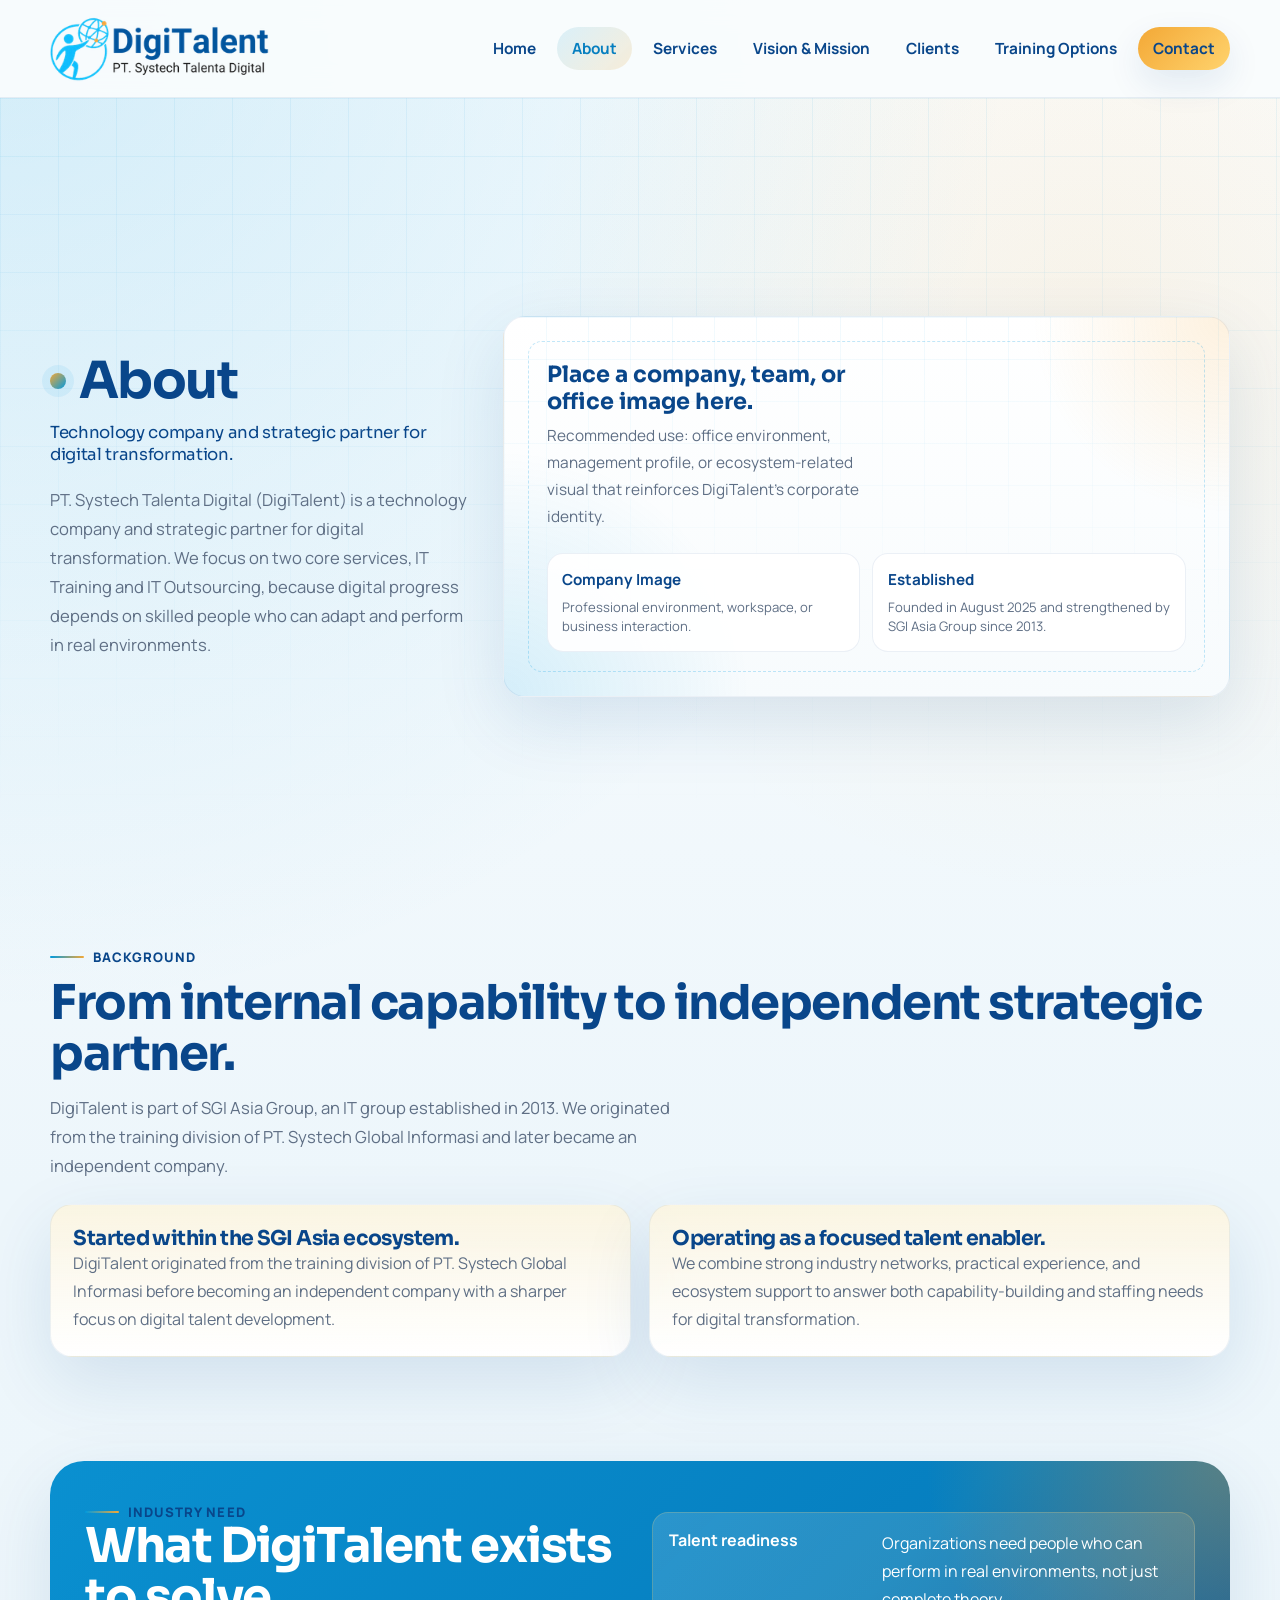
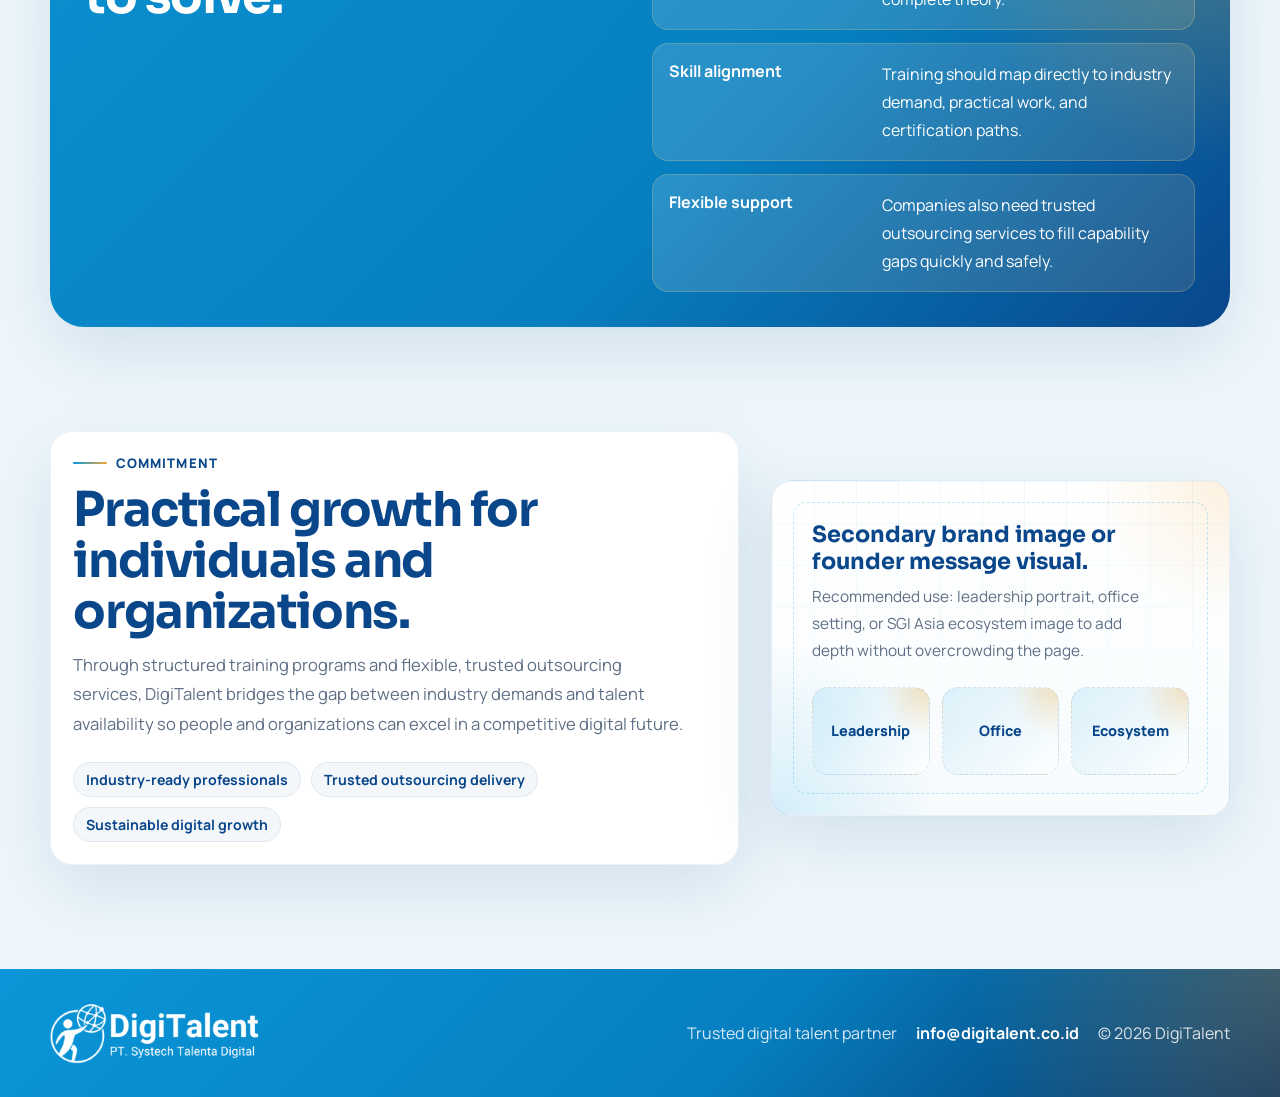
<file: about.html>
<!DOCTYPE html>
<html lang="en">
  <head>
    <meta charset="UTF-8" />
    <meta name="viewport" content="width=device-width, initial-scale=1.0" />
    <title>About DigiTalent</title>
    <meta
      name="description"
      content="Learn how DigiTalent grew from the SGI Asia training division into a strategic digital talent partner."
    />
    <link rel="preconnect" href="https://fonts.googleapis.com" />
    <link rel="preconnect" href="https://fonts.gstatic.com" crossorigin />
    <link
      href="https://fonts.googleapis.com/css2?family=Manrope:wght@400;500;700;800&family=Sora:wght@600;700;800&display=swap"
      rel="stylesheet"
    />
    <link rel="stylesheet" href="styles.css" />
  </head>
  <body>
    <div class="site-shell">
      <header class="site-header">
        <div class="container">
          <a class="brand" href="index.html" aria-label="DigiTalent home">
            <img src="Logo/PNG/Horizontal_Background%20Terang.png" alt="DigiTalent logo" />
          </a>
          <button class="menu-toggle" data-menu-toggle aria-expanded="false" aria-controls="site-nav">
            Menu
          </button>
          <nav class="site-nav" id="site-nav" data-site-nav>
            <a href="index.html">Home</a>
            <a class="active" href="about.html">About</a>
            <a href="services.html">Services</a>
            <a href="vision.html">Vision &amp; Mission</a>
            <a href="clients.html">Clients</a>
            <a href="training.html">Training Options</a>
            <a class="nav-cta" href="contact.html">Contact</a>
          </nav>
        </div>
      </header>

      <main>
        <section class="hero">
          <div class="container split-layout">
            <div class="hero-copy fade-up">
              <div class="page-title">
                <h1>About</h1>
                <p class="hero-lead">Technology company and strategic partner for digital transformation.</p>
              </div>
              <p class="hero-summary">
                PT. Systech Talenta Digital (DigiTalent) is a technology company and strategic partner for
                digital transformation. We focus on two core services, IT Training and IT Outsourcing, because
                digital progress depends on skilled people who can adapt and perform in real environments.
              </p>
            </div>
            <div class="media-slot fade-up delay-1">
              <div class="slot-frame">
                <div class="slot-copy">
                  <strong>Place a company, team, or office image here.</strong>
                  <p>
                    Recommended use: office environment, management profile, or ecosystem-related visual that
                    reinforces DigiTalent's corporate identity.
                  </p>
                </div>
                <div class="slot-grid">
                  <div class="slot-chip">
                    <strong>Company Image</strong>
                    <span>Professional environment, workspace, or business interaction.</span>
                  </div>
                  <div class="slot-chip">
                    <strong>Established</strong>
                    <span>Founded in August 2025 and strengthened by SGI Asia Group since 2013.</span>
                  </div>
                </div>
              </div>
            </div>
          </div>
        </section>

        <section class="section">
          <div class="container">
            <div class="section-intro fade-up">
              <span class="section-label">Background</span>
              <h2>From internal capability to independent strategic partner.</h2>
              <p>
                DigiTalent is part of SGI Asia Group, an IT group established in 2013. We originated from the
                training division of PT. Systech Global Informasi and later became an independent company.
              </p>
            </div>
            <div class="service-grid">
              <article class="timeline-card fade-up">
                <h3>Started within the SGI Asia ecosystem.</h3>
                <p>
                  DigiTalent originated from the training division of PT. Systech Global Informasi before
                  becoming an independent company with a sharper focus on digital talent development.
                </p>
              </article>
              <article class="timeline-card fade-up delay-1">
                <h3>Operating as a focused talent enabler.</h3>
                <p>
                  We combine strong industry networks, practical experience, and ecosystem support to answer
                  both capability-building and staffing needs for digital transformation.
                </p>
              </article>
            </div>
          </div>
        </section>

        <section class="section">
          <div class="container band fade-up">
            <div class="band-grid">
              <div>
                <span class="section-label">Industry Need</span>
                <h2>What DigiTalent exists to solve.</h2>
              </div>
              <div class="table-like">
                <div class="table-row">
                  <strong>Talent readiness</strong>
                  <p>Organizations need people who can perform in real environments, not just complete theory.</p>
                </div>
                <div class="table-row">
                  <strong>Skill alignment</strong>
                  <p>Training should map directly to industry demand, practical work, and certification paths.</p>
                </div>
                <div class="table-row">
                  <strong>Flexible support</strong>
                  <p>Companies also need trusted outsourcing services to fill capability gaps quickly and safely.</p>
                </div>
              </div>
            </div>
          </div>
        </section>

        <section class="section">
          <div class="container split-layout">
            <div class="surface fade-up">
              <div class="section-intro">
                <span class="section-label">Commitment</span>
                <h2>Practical growth for individuals and organizations.</h2>
                <p>
                  Through structured training programs and flexible, trusted outsourcing services, DigiTalent
                  bridges the gap between industry demands and talent availability so people and organizations
                  can excel in a competitive digital future.
                </p>
              </div>
              <div class="pill-list">
                <span class="pill">Industry-ready professionals</span>
                <span class="pill">Trusted outsourcing delivery</span>
                <span class="pill">Sustainable digital growth</span>
              </div>
            </div>
            <div class="photo-slot fade-up delay-1">
              <div class="slot-frame">
                <div class="slot-copy">
                  <strong>Secondary brand image or founder message visual.</strong>
                  <p>
                    Recommended use: leadership portrait, office setting, or SGI Asia ecosystem image to add
                    depth without overcrowding the page.
                  </p>
                </div>
                <div class="slot-gallery">
                  <div class="tile">Leadership</div>
                  <div class="tile">Office</div>
                  <div class="tile">Ecosystem</div>
                </div>
              </div>
            </div>
          </div>
        </section>
      </main>

      <footer class="site-footer">
        <div class="container">
          <img src="Logo/PNG/Horizontal_Background%20Terang.png" alt="DigiTalent logo" />
          <div class="footer-meta">
            <span>Trusted digital talent partner</span>
            <a href="mailto:info@digitalent.co.id">info@digitalent.co.id</a>
            <span>&copy; <span data-year></span> DigiTalent</span>
          </div>
        </div>
      </footer>
    </div>
    <script src="script.js"></script>
  </body>
</html>
</file>
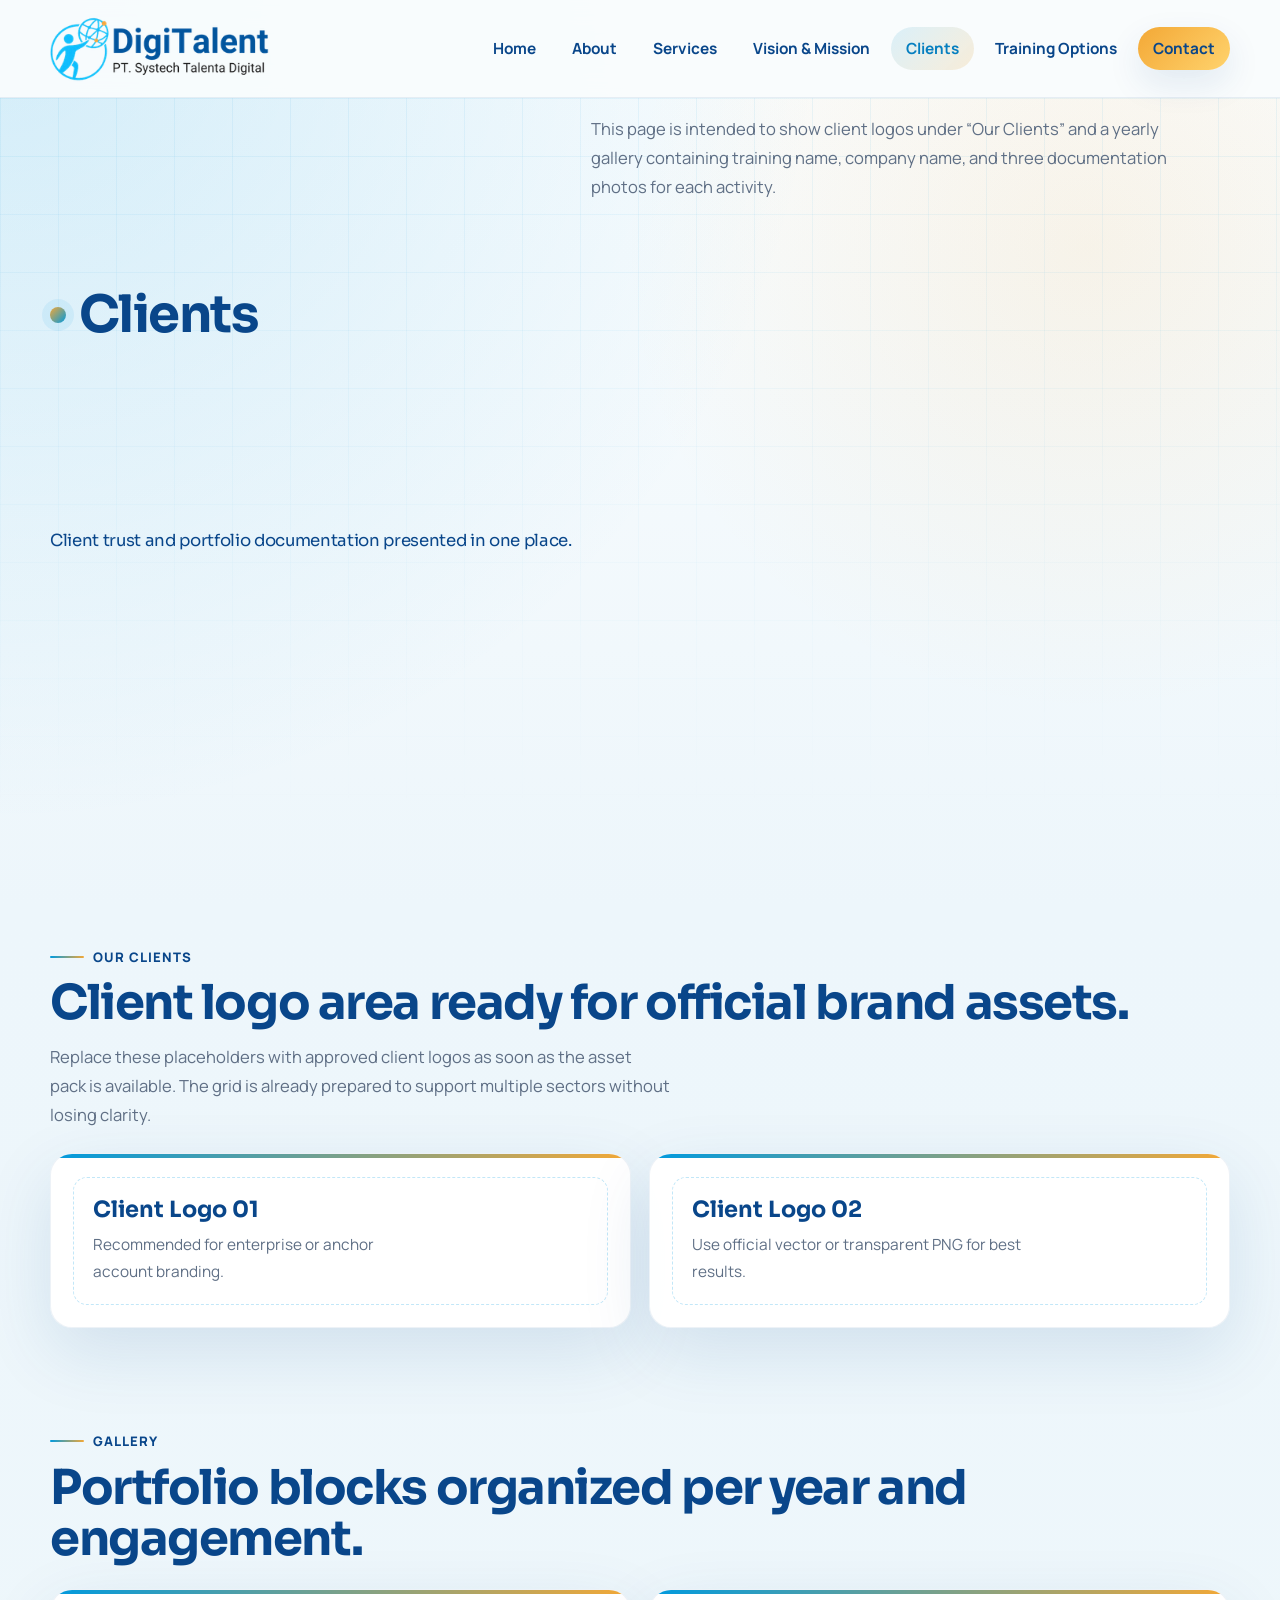
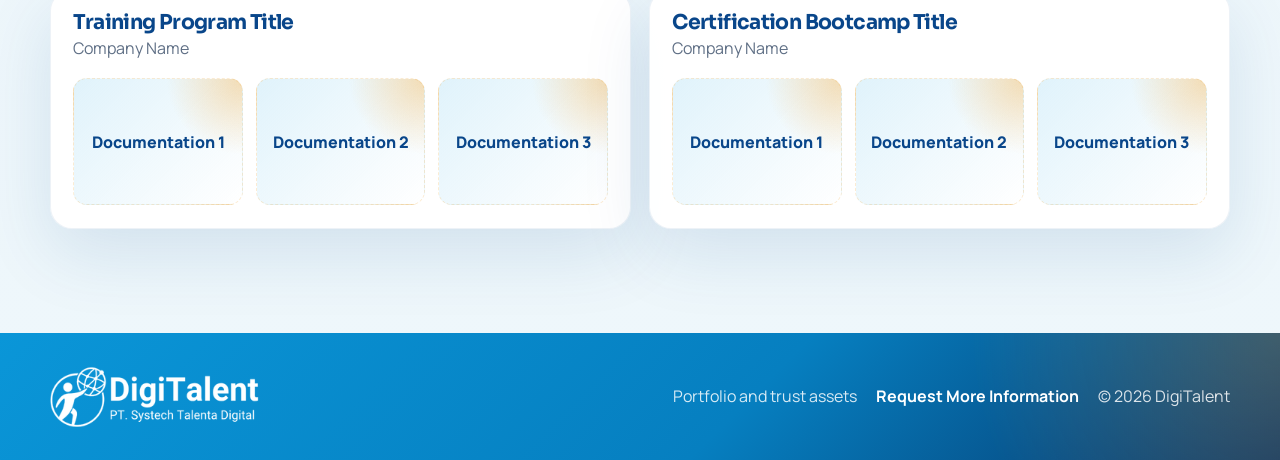
<file: clients.html>
<!DOCTYPE html>
<html lang="en">
  <head>
    <meta charset="UTF-8" />
    <meta name="viewport" content="width=device-width, initial-scale=1.0" />
    <title>Clients &amp; Portfolio | DigiTalent</title>
    <meta
      name="description"
      content="See how DigiTalent presents client trust, training documentation, and portfolio structure."
    />
    <link rel="preconnect" href="https://fonts.googleapis.com" />
    <link rel="preconnect" href="https://fonts.gstatic.com" crossorigin />
    <link
      href="https://fonts.googleapis.com/css2?family=Manrope:wght@400;500;700;800&family=Sora:wght@600;700;800&display=swap"
      rel="stylesheet"
    />
    <link rel="stylesheet" href="styles.css" />
  </head>
  <body>
    <div class="site-shell">
      <header class="site-header">
        <div class="container">
          <a class="brand" href="index.html" aria-label="DigiTalent home">
            <img src="Logo/PNG/Horizontal_Background%20Terang.png" alt="DigiTalent logo" />
          </a>
          <button class="menu-toggle" data-menu-toggle aria-expanded="false" aria-controls="site-nav">
            Menu
          </button>
          <nav class="site-nav" id="site-nav" data-site-nav>
            <a href="index.html">Home</a>
            <a href="about.html">About</a>
            <a href="services.html">Services</a>
            <a href="vision.html">Vision &amp; Mission</a>
            <a class="active" href="clients.html">Clients</a>
            <a href="training.html">Training Options</a>
            <a class="nav-cta" href="contact.html">Contact</a>
          </nav>
        </div>
      </header>

      <main>
        <section class="hero">
          <div class="container hero-copy fade-up">
            <div class="page-title">
              <h1>Clients</h1>
              <p class="hero-lead">Client trust and portfolio documentation presented in one place.</p>
            </div>
            <p class="hero-summary">
              This page is intended to show client logos under “Our Clients” and a yearly gallery containing
              training name, company name, and three documentation photos for each activity.
            </p>
          </div>
        </section>

        <section class="section">
          <div class="container">
            <div class="section-intro fade-up">
              <span class="section-label">Our Clients</span>
              <h2>Client logo area ready for official brand assets.</h2>
              <p>
                Replace these placeholders with approved client logos as soon as the asset pack is available.
                The grid is already prepared to support multiple sectors without losing clarity.
              </p>
            </div>
            <div class="client-grid">
              <article class="client-card fade-up">
                <div class="slot-frame">
                  <div class="slot-copy">
                    <strong>Client Logo 01</strong>
                    <p>Recommended for enterprise or anchor account branding.</p>
                  </div>
                </div>
              </article>
              <article class="client-card fade-up delay-1">
                <div class="slot-frame">
                  <div class="slot-copy">
                    <strong>Client Logo 02</strong>
                    <p>Use official vector or transparent PNG for best results.</p>
                  </div>
                </div>
              </article>
            </div>
          </div>
        </section>

        <section class="section">
          <div class="container">
            <div class="section-intro fade-up">
              <span class="section-label">Gallery</span>
              <h2>Portfolio blocks organized per year and engagement.</h2>
            </div>
            <div class="gallery-grid">
              <article class="gallery-card fade-up">
                <h3>Training Program Title</h3>
                <p>Company Name</p>
                <div class="gallery-strip">
                  <div class="gallery-tile">Documentation 1</div>
                  <div class="gallery-tile">Documentation 2</div>
                  <div class="gallery-tile">Documentation 3</div>
                </div>
              </article>
              <article class="gallery-card fade-up delay-1">
                <h3>Certification Bootcamp Title</h3>
                <p>Company Name</p>
                <div class="gallery-strip">
                  <div class="gallery-tile">Documentation 1</div>
                  <div class="gallery-tile">Documentation 2</div>
                  <div class="gallery-tile">Documentation 3</div>
                </div>
              </article>
            </div>
          </div>
        </section>
      </main>

      <footer class="site-footer">
        <div class="container">
          <img src="Logo/PNG/Horizontal_Background%20Terang.png" alt="DigiTalent logo" />
          <div class="footer-meta">
            <span>Portfolio and trust assets</span>
            <a href="contact.html">Request More Information</a>
            <span>&copy; <span data-year></span> DigiTalent</span>
          </div>
        </div>
      </footer>
    </div>
    <script src="script.js"></script>
  </body>
</html>
</file>
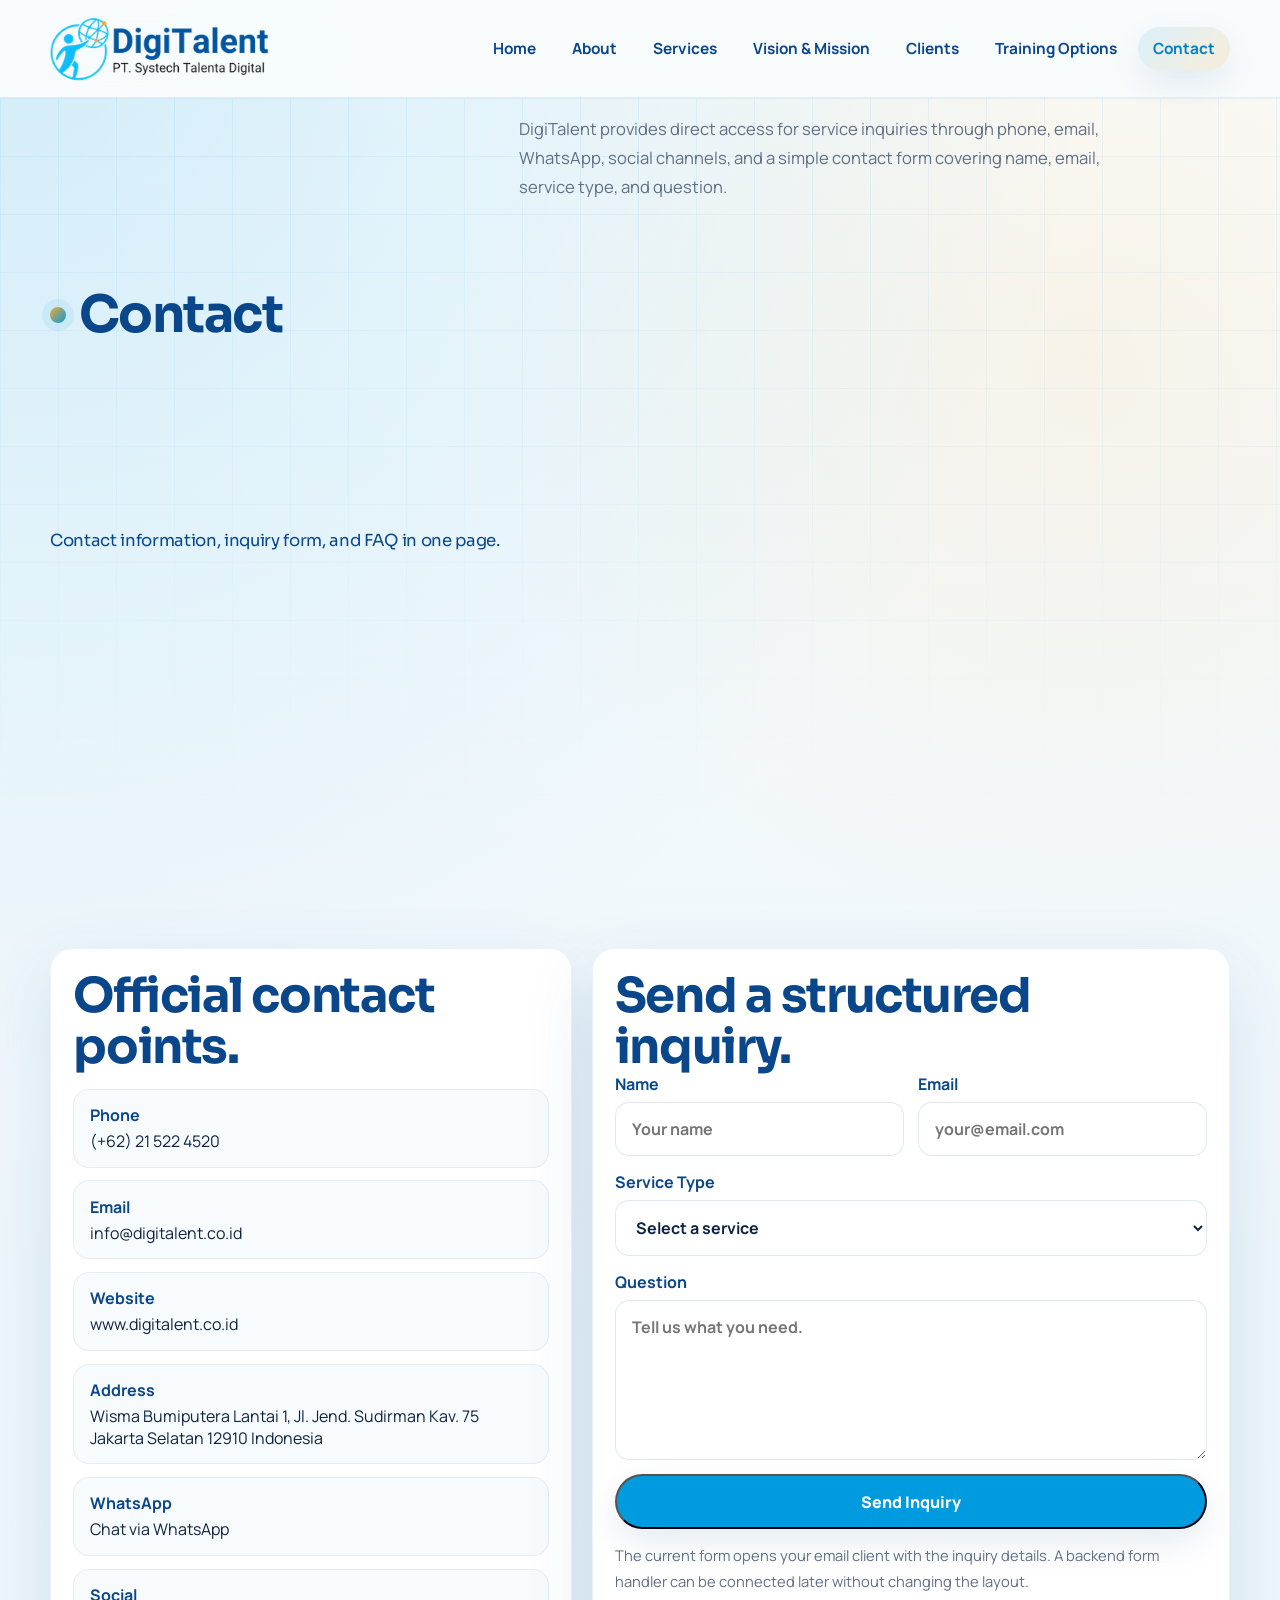
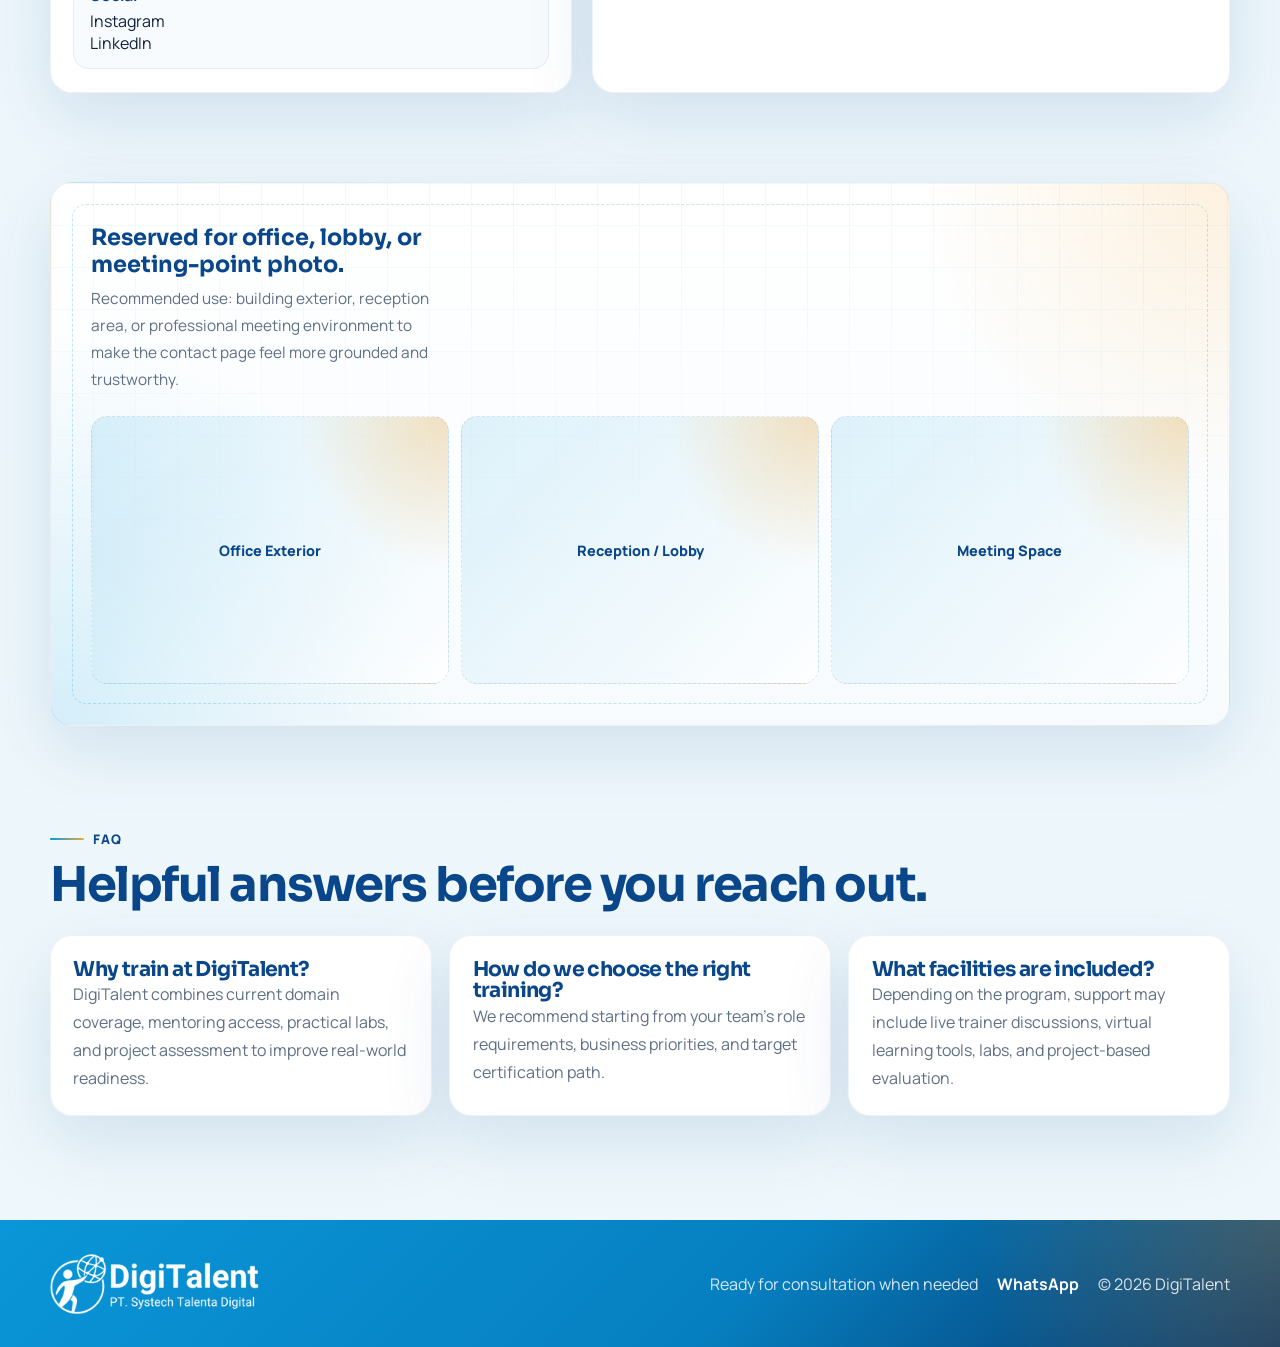
<file: contact.html>
<!DOCTYPE html>
<html lang="en">
  <head>
    <meta charset="UTF-8" />
    <meta name="viewport" content="width=device-width, initial-scale=1.0" />
    <title>Contact DigiTalent</title>
    <meta
      name="description"
      content="Get in touch with DigiTalent for IT training, outsourcing, and digital talent discussions."
    />
    <link rel="preconnect" href="https://fonts.googleapis.com" />
    <link rel="preconnect" href="https://fonts.gstatic.com" crossorigin />
    <link
      href="https://fonts.googleapis.com/css2?family=Manrope:wght@400;500;700;800&family=Sora:wght@600;700;800&display=swap"
      rel="stylesheet"
    />
    <link rel="stylesheet" href="styles.css" />
  </head>
  <body>
    <div class="site-shell">
      <header class="site-header">
        <div class="container">
          <a class="brand" href="index.html" aria-label="DigiTalent home">
            <img src="Logo/PNG/Horizontal_Background%20Terang.png" alt="DigiTalent logo" />
          </a>
          <button class="menu-toggle" data-menu-toggle aria-expanded="false" aria-controls="site-nav">
            Menu
          </button>
          <nav class="site-nav" id="site-nav" data-site-nav>
            <a href="index.html">Home</a>
            <a href="about.html">About</a>
            <a href="services.html">Services</a>
            <a href="vision.html">Vision &amp; Mission</a>
            <a href="clients.html">Clients</a>
            <a href="training.html">Training Options</a>
            <a class="nav-cta active" href="contact.html">Contact</a>
          </nav>
        </div>
      </header>

      <main>
        <section class="hero">
          <div class="container hero-copy fade-up">
            <div class="page-title">
              <h1>Contact</h1>
              <p class="hero-lead">Contact information, inquiry form, and FAQ in one page.</p>
            </div>
            <p class="hero-summary">
              DigiTalent provides direct access for service inquiries through phone, email, WhatsApp, social
              channels, and a simple contact form covering name, email, service type, and question.
            </p>
          </div>
        </section>

        <section class="section">
          <div class="container contact-layout">
            <article class="contact-card fade-up">
              <h2>Official contact points.</h2>
              <div class="contact-list">
                <div class="contact-item">
                  <strong>Phone</strong>
                  <a href="tel:+62215224520">(+62) 21 522 4520</a>
                </div>
                <div class="contact-item">
                  <strong>Email</strong>
                  <a href="mailto:info@digitalent.co.id">info@digitalent.co.id</a>
                </div>
                <div class="contact-item">
                  <strong>Website</strong>
                  <a href="https://www.digitalent.co.id" target="_blank" rel="noreferrer">www.digitalent.co.id</a>
                </div>
                <div class="contact-item">
                  <strong>Address</strong>
                  <span>Wisma Bumiputera Lantai 1, Jl. Jend. Sudirman Kav. 75 Jakarta Selatan 12910 Indonesia</span>
                </div>
                <div class="contact-item">
                  <strong>WhatsApp</strong>
                  <a href="https://wa.me/628131337687" target="_blank" rel="noreferrer">Chat via WhatsApp</a>
                </div>
                <div class="contact-item">
                  <strong>Social</strong>
                  <a href="https://www.instagram.com/digitalent.systech" target="_blank" rel="noreferrer">Instagram</a>
                  <br />
                  <a
                    href="https://www.linkedin.com/company/pt-systech-talenta-digital-digitalent"
                    target="_blank"
                    rel="noreferrer"
                    >LinkedIn</a
                  >
                </div>
              </div>
            </article>

            <article class="contact-card fade-up delay-1">
              <h2>Send a structured inquiry.</h2>
              <form data-contact-form>
                <div class="field-grid">
                  <label>
                    Name
                    <input type="text" name="name" placeholder="Your name" />
                  </label>
                  <label>
                    Email
                    <input type="email" name="email" placeholder="your@email.com" />
                  </label>
                </div>
                <label>
                  Service Type
                  <select name="service">
                    <option value="">Select a service</option>
                    <option>IT Training</option>
                    <option>IT Outsourcing</option>
                    <option>Certification Inquiry</option>
                    <option>Corporate Partnership</option>
                  </select>
                </label>
                <label>
                  Question
                  <textarea name="question" placeholder="Tell us what you need."></textarea>
                </label>
                <button class="button button-primary" type="submit">Send Inquiry</button>
                <p class="form-note">
                  The current form opens your email client with the inquiry details. A backend form handler can
                  be connected later without changing the layout.
                </p>
              </form>
            </article>
          </div>
        </section>

        <section class="section section-tight">
          <div class="container">
            <div class="photo-slot fade-up">
              <div class="slot-frame">
                <div class="slot-copy">
                  <strong>Reserved for office, lobby, or meeting-point photo.</strong>
                  <p>
                    Recommended use: building exterior, reception area, or professional meeting environment to
                    make the contact page feel more grounded and trustworthy.
                  </p>
                </div>
                <div class="slot-gallery">
                  <div class="tile">Office Exterior</div>
                  <div class="tile">Reception / Lobby</div>
                  <div class="tile">Meeting Space</div>
                </div>
              </div>
            </div>
          </div>
        </section>

        <section class="section">
          <div class="container">
            <div class="section-intro fade-up">
              <span class="section-label">FAQ</span>
              <h2>Helpful answers before you reach out.</h2>
            </div>
            <div class="faq-grid">
              <article class="faq-item fade-up">
                <h3>Why train at DigiTalent?</h3>
                <p>
                  DigiTalent combines current domain coverage, mentoring access, practical labs, and project
                  assessment to improve real-world readiness.
                </p>
              </article>
              <article class="faq-item fade-up delay-1">
                <h3>How do we choose the right training?</h3>
                <p>
                  We recommend starting from your team's role requirements, business priorities, and target
                  certification path.
                </p>
              </article>
              <article class="faq-item fade-up delay-2">
                <h3>What facilities are included?</h3>
                <p>
                  Depending on the program, support may include live trainer discussions, virtual learning tools,
                  labs, and project-based evaluation.
                </p>
              </article>
            </div>
          </div>
        </section>
      </main>

      <footer class="site-footer">
        <div class="container">
          <img src="Logo/PNG/Horizontal_Background%20Terang.png" alt="DigiTalent logo" />
          <div class="footer-meta">
            <span>Ready for consultation when needed</span>
            <a href="https://wa.me/628131337687" target="_blank" rel="noreferrer">WhatsApp</a>
            <span>&copy; <span data-year></span> DigiTalent</span>
          </div>
        </div>
      </footer>
    </div>
    <script src="script.js"></script>
  </body>
</html>
</file>
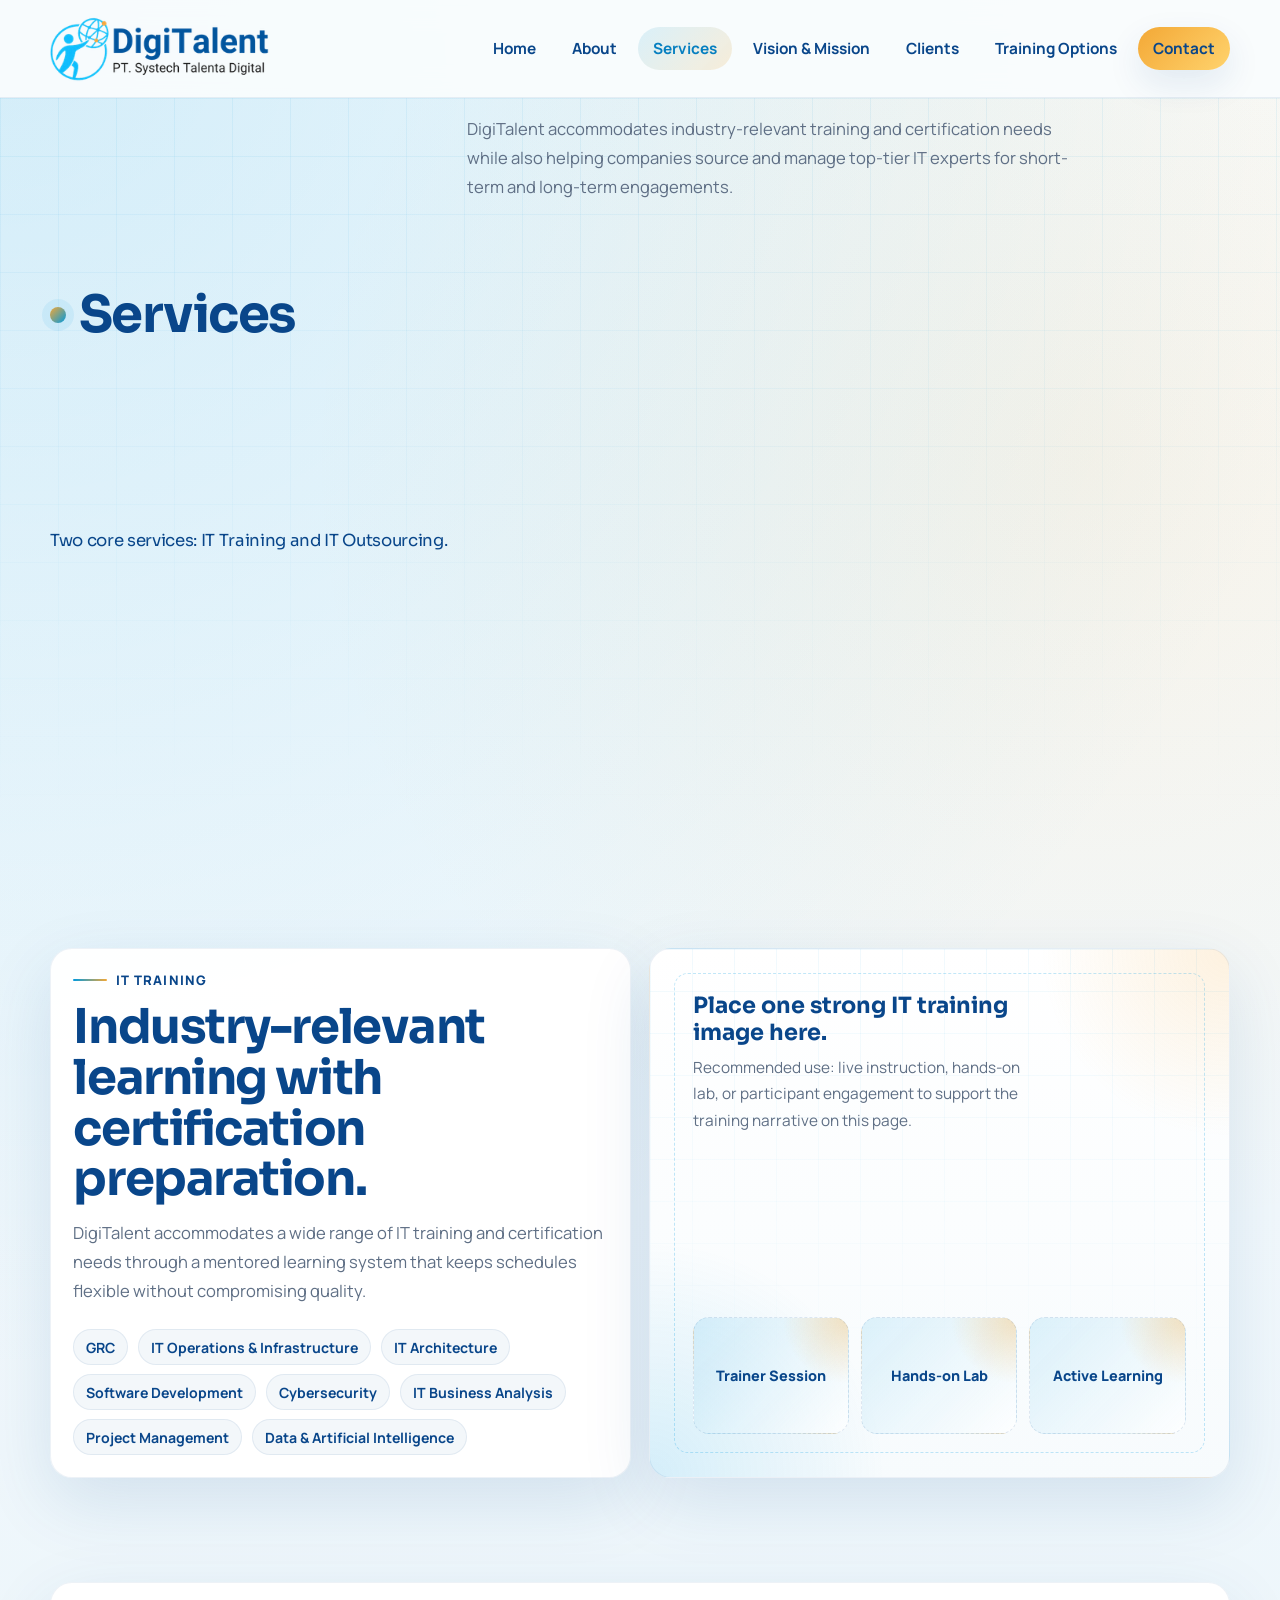
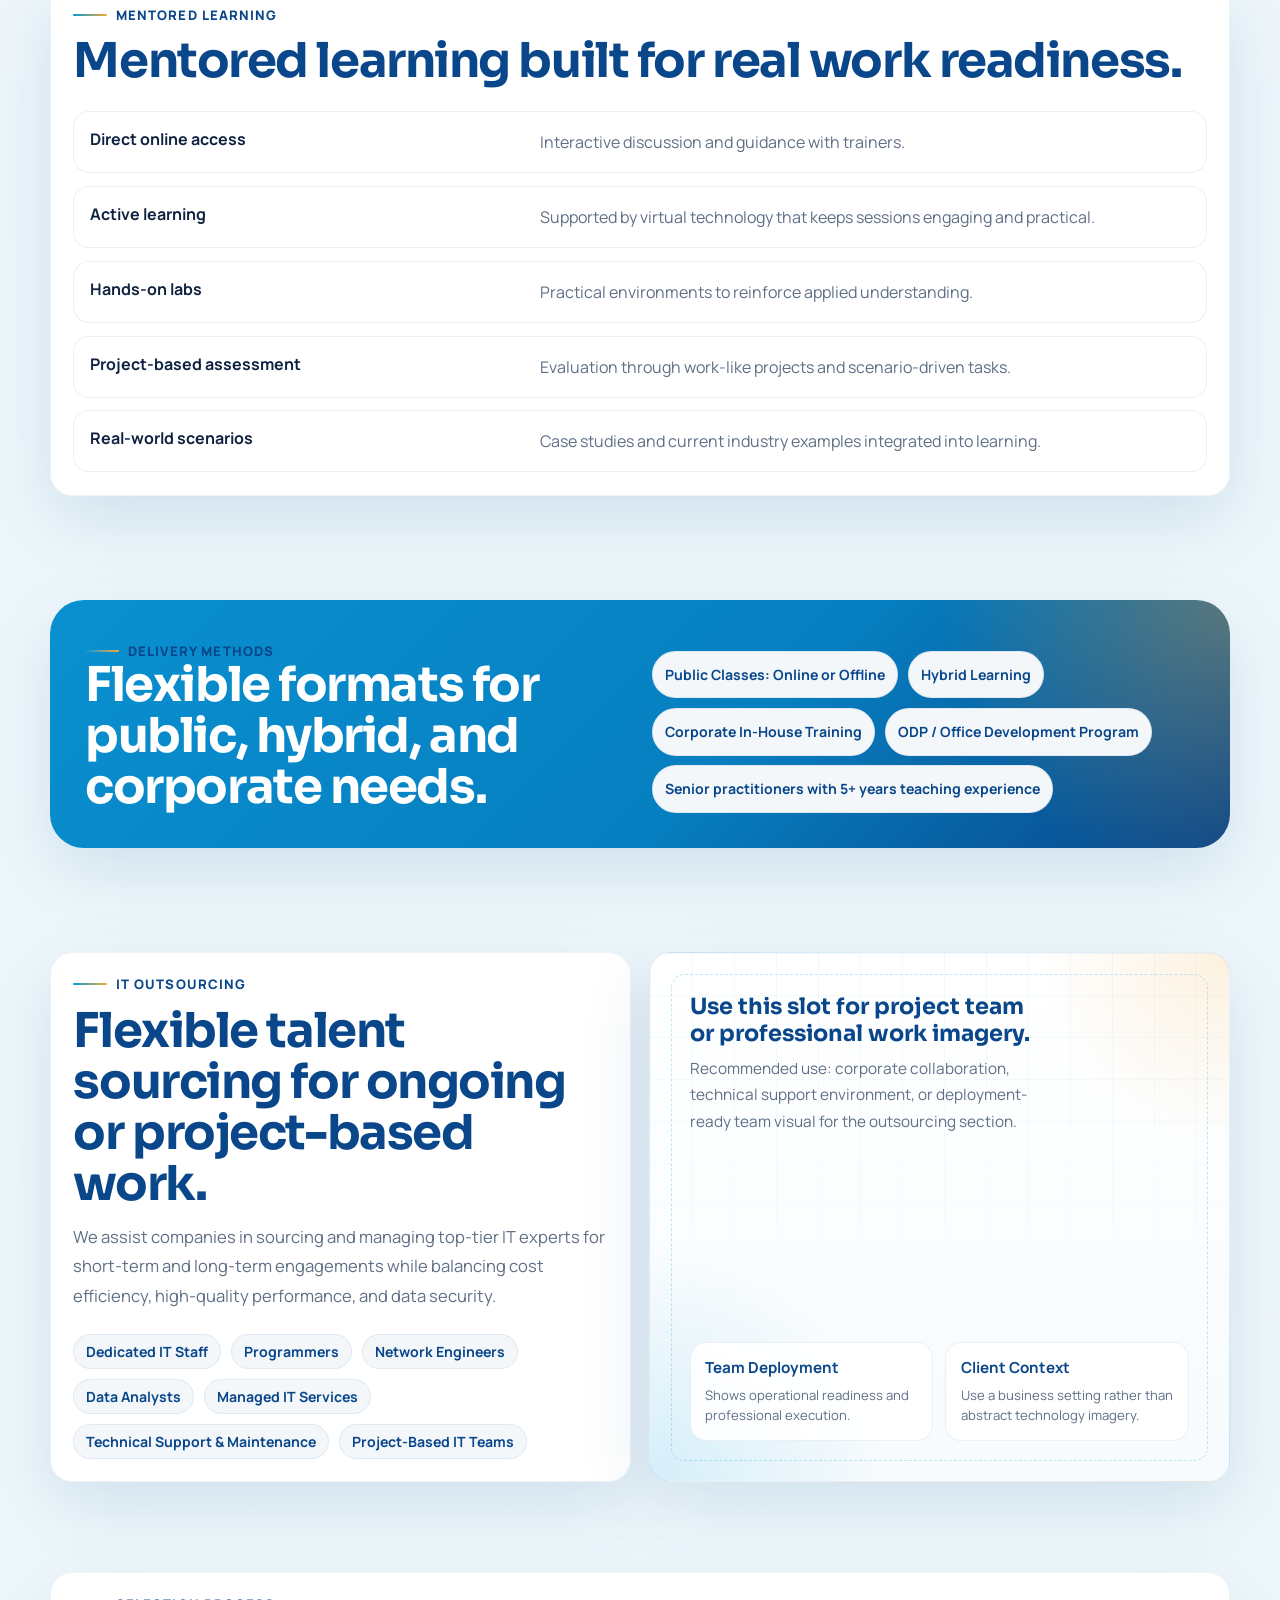
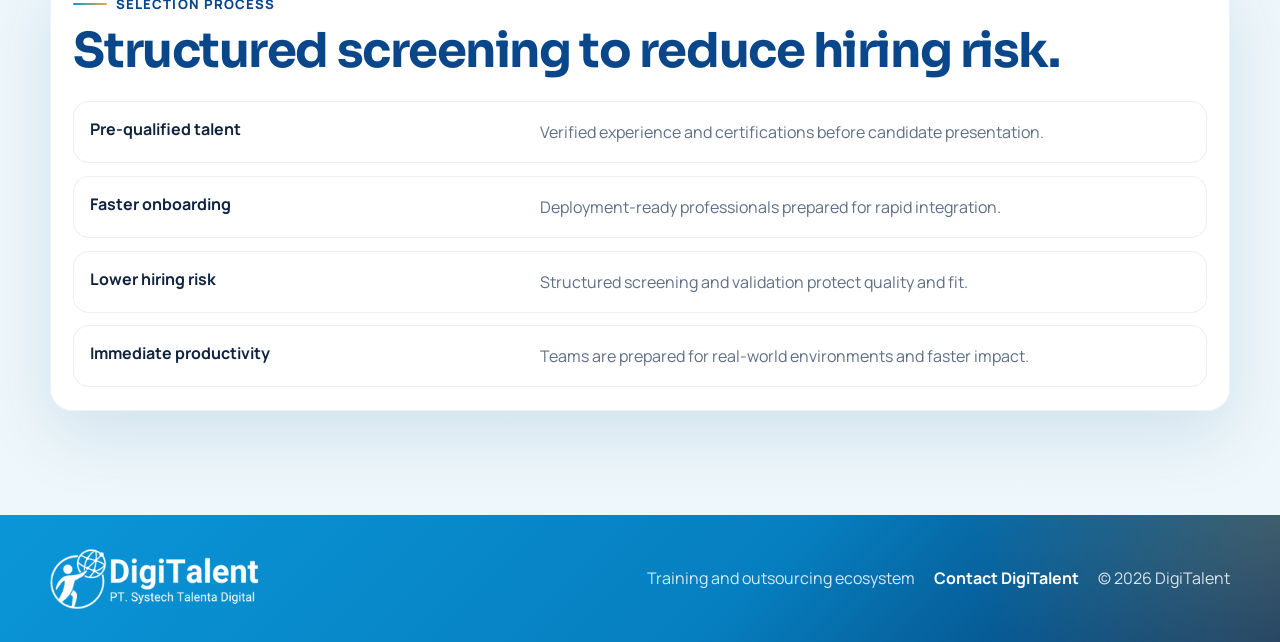
<file: services.html>
<!DOCTYPE html>
<html lang="en">
  <head>
    <meta charset="UTF-8" />
    <meta name="viewport" content="width=device-width, initial-scale=1.0" />
    <title>DigiTalent Services</title>
    <meta
      name="description"
      content="Discover DigiTalent's IT training and IT outsourcing services for digital transformation."
    />
    <link rel="preconnect" href="https://fonts.googleapis.com" />
    <link rel="preconnect" href="https://fonts.gstatic.com" crossorigin />
    <link
      href="https://fonts.googleapis.com/css2?family=Manrope:wght@400;500;700;800&family=Sora:wght@600;700;800&display=swap"
      rel="stylesheet"
    />
    <link rel="stylesheet" href="styles.css" />
  </head>
  <body>
    <div class="site-shell">
      <header class="site-header">
        <div class="container">
          <a class="brand" href="index.html" aria-label="DigiTalent home">
            <img src="Logo/PNG/Horizontal_Background%20Terang.png" alt="DigiTalent logo" />
          </a>
          <button class="menu-toggle" data-menu-toggle aria-expanded="false" aria-controls="site-nav">
            Menu
          </button>
          <nav class="site-nav" id="site-nav" data-site-nav>
            <a href="index.html">Home</a>
            <a href="about.html">About</a>
            <a class="active" href="services.html">Services</a>
            <a href="vision.html">Vision &amp; Mission</a>
            <a href="clients.html">Clients</a>
            <a href="training.html">Training Options</a>
            <a class="nav-cta" href="contact.html">Contact</a>
          </nav>
        </div>
      </header>

      <main>
        <section class="hero">
          <div class="container hero-copy fade-up">
            <div class="page-title">
              <h1>Services</h1>
              <p class="hero-lead">Two core services: IT Training and IT Outsourcing.</p>
            </div>
            <p class="hero-summary">
              DigiTalent accommodates industry-relevant training and certification needs while also helping
              companies source and manage top-tier IT experts for short-term and long-term engagements.
            </p>
          </div>
        </section>

        <section class="section">
          <div class="container service-grid">
            <article class="surface fade-up">
              <div class="section-intro">
                <span class="section-label">IT Training</span>
                <h2>Industry-relevant learning with certification preparation.</h2>
                <p>
                  DigiTalent accommodates a wide range of IT training and certification needs through a
                  mentored learning system that keeps schedules flexible without compromising quality.
                </p>
              </div>
              <div class="pill-list">
                <span class="pill">GRC</span>
                <span class="pill">IT Operations &amp; Infrastructure</span>
                <span class="pill">IT Architecture</span>
                <span class="pill">Software Development</span>
                <span class="pill">Cybersecurity</span>
                <span class="pill">IT Business Analysis</span>
                <span class="pill">Project Management</span>
                <span class="pill">Data &amp; Artificial Intelligence</span>
              </div>
            </article>

            <article class="media-slot fade-up delay-1">
              <div class="slot-frame">
                <div class="slot-copy">
                  <strong>Place one strong IT training image here.</strong>
                  <p>
                    Recommended use: live instruction, hands-on lab, or participant engagement to support the
                    training narrative on this page.
                  </p>
                </div>
                <div class="slot-gallery">
                  <div class="tile">Trainer Session</div>
                  <div class="tile">Hands-on Lab</div>
                  <div class="tile">Active Learning</div>
                </div>
              </div>
            </article>
          </div>
        </section>

        <section class="section">
          <div class="container">
            <article class="surface fade-up">
              <div class="section-intro">
                <span class="section-label">Mentored Learning</span>
                <h2>Mentored learning built for real work readiness.</h2>
              </div>
              <div class="table-like">
                <div class="table-row">
                  <strong>Direct online access</strong>
                  <p>Interactive discussion and guidance with trainers.</p>
                </div>
                <div class="table-row">
                  <strong>Active learning</strong>
                  <p>Supported by virtual technology that keeps sessions engaging and practical.</p>
                </div>
                <div class="table-row">
                  <strong>Hands-on labs</strong>
                  <p>Practical environments to reinforce applied understanding.</p>
                </div>
                <div class="table-row">
                  <strong>Project-based assessment</strong>
                  <p>Evaluation through work-like projects and scenario-driven tasks.</p>
                </div>
                <div class="table-row">
                  <strong>Real-world scenarios</strong>
                  <p>Case studies and current industry examples integrated into learning.</p>
                </div>
              </div>
            </article>
          </div>
        </section>

        <section class="section">
          <div class="container band fade-up">
            <div class="band-grid">
              <div>
                <span class="section-label">Delivery Methods</span>
                <h2>Flexible formats for public, hybrid, and corporate needs.</h2>
              </div>
              <div class="pill-list">
                <span class="detail-chip">Public Classes: Online or Offline</span>
                <span class="detail-chip">Hybrid Learning</span>
                <span class="detail-chip">Corporate In-House Training</span>
                <span class="detail-chip">ODP / Office Development Program</span>
                <span class="detail-chip">Senior practitioners with 5+ years teaching experience</span>
              </div>
            </div>
          </div>
        </section>

        <section class="section">
          <div class="container service-grid">
            <article class="surface fade-up">
              <div class="section-intro">
                <span class="section-label">IT Outsourcing</span>
                <h2>Flexible talent sourcing for ongoing or project-based work.</h2>
                <p>
                  We assist companies in sourcing and managing top-tier IT experts for short-term and long-term
                  engagements while balancing cost efficiency, high-quality performance, and data security.
                </p>
              </div>
              <div class="pill-list">
                <span class="pill">Dedicated IT Staff</span>
                <span class="pill">Programmers</span>
                <span class="pill">Network Engineers</span>
                <span class="pill">Data Analysts</span>
                <span class="pill">Managed IT Services</span>
                <span class="pill">Technical Support &amp; Maintenance</span>
                <span class="pill">Project-Based IT Teams</span>
              </div>
            </article>

            <article class="photo-slot fade-up delay-1">
              <div class="slot-frame">
                <div class="slot-copy">
                  <strong>Use this slot for project team or professional work imagery.</strong>
                  <p>
                    Recommended use: corporate collaboration, technical support environment, or deployment-ready
                    team visual for the outsourcing section.
                  </p>
                </div>
                <div class="slot-grid">
                  <div class="slot-chip">
                    <strong>Team Deployment</strong>
                    <span>Shows operational readiness and professional execution.</span>
                  </div>
                  <div class="slot-chip">
                    <strong>Client Context</strong>
                    <span>Use a business setting rather than abstract technology imagery.</span>
                  </div>
                </div>
              </div>
            </article>
          </div>
        </section>

        <section class="section section-tight">
          <div class="container">
            <article class="surface fade-up">
              <div class="section-intro">
                <span class="section-label">Selection Process</span>
                <h2>Structured screening to reduce hiring risk.</h2>
              </div>
              <div class="table-like">
                <div class="table-row">
                  <strong>Pre-qualified talent</strong>
                  <p>Verified experience and certifications before candidate presentation.</p>
                </div>
                <div class="table-row">
                  <strong>Faster onboarding</strong>
                  <p>Deployment-ready professionals prepared for rapid integration.</p>
                </div>
                <div class="table-row">
                  <strong>Lower hiring risk</strong>
                  <p>Structured screening and validation protect quality and fit.</p>
                </div>
                <div class="table-row">
                  <strong>Immediate productivity</strong>
                  <p>Teams are prepared for real-world environments and faster impact.</p>
                </div>
              </div>
            </article>
          </div>
        </section>
      </main>

      <footer class="site-footer">
        <div class="container">
          <img src="Logo/PNG/Horizontal_Background%20Terang.png" alt="DigiTalent logo" />
          <div class="footer-meta">
            <span>Training and outsourcing ecosystem</span>
            <a href="contact.html">Contact DigiTalent</a>
            <span>&copy; <span data-year></span> DigiTalent</span>
          </div>
        </div>
      </footer>
    </div>
    <script src="script.js"></script>
  </body>
</html>
</file>
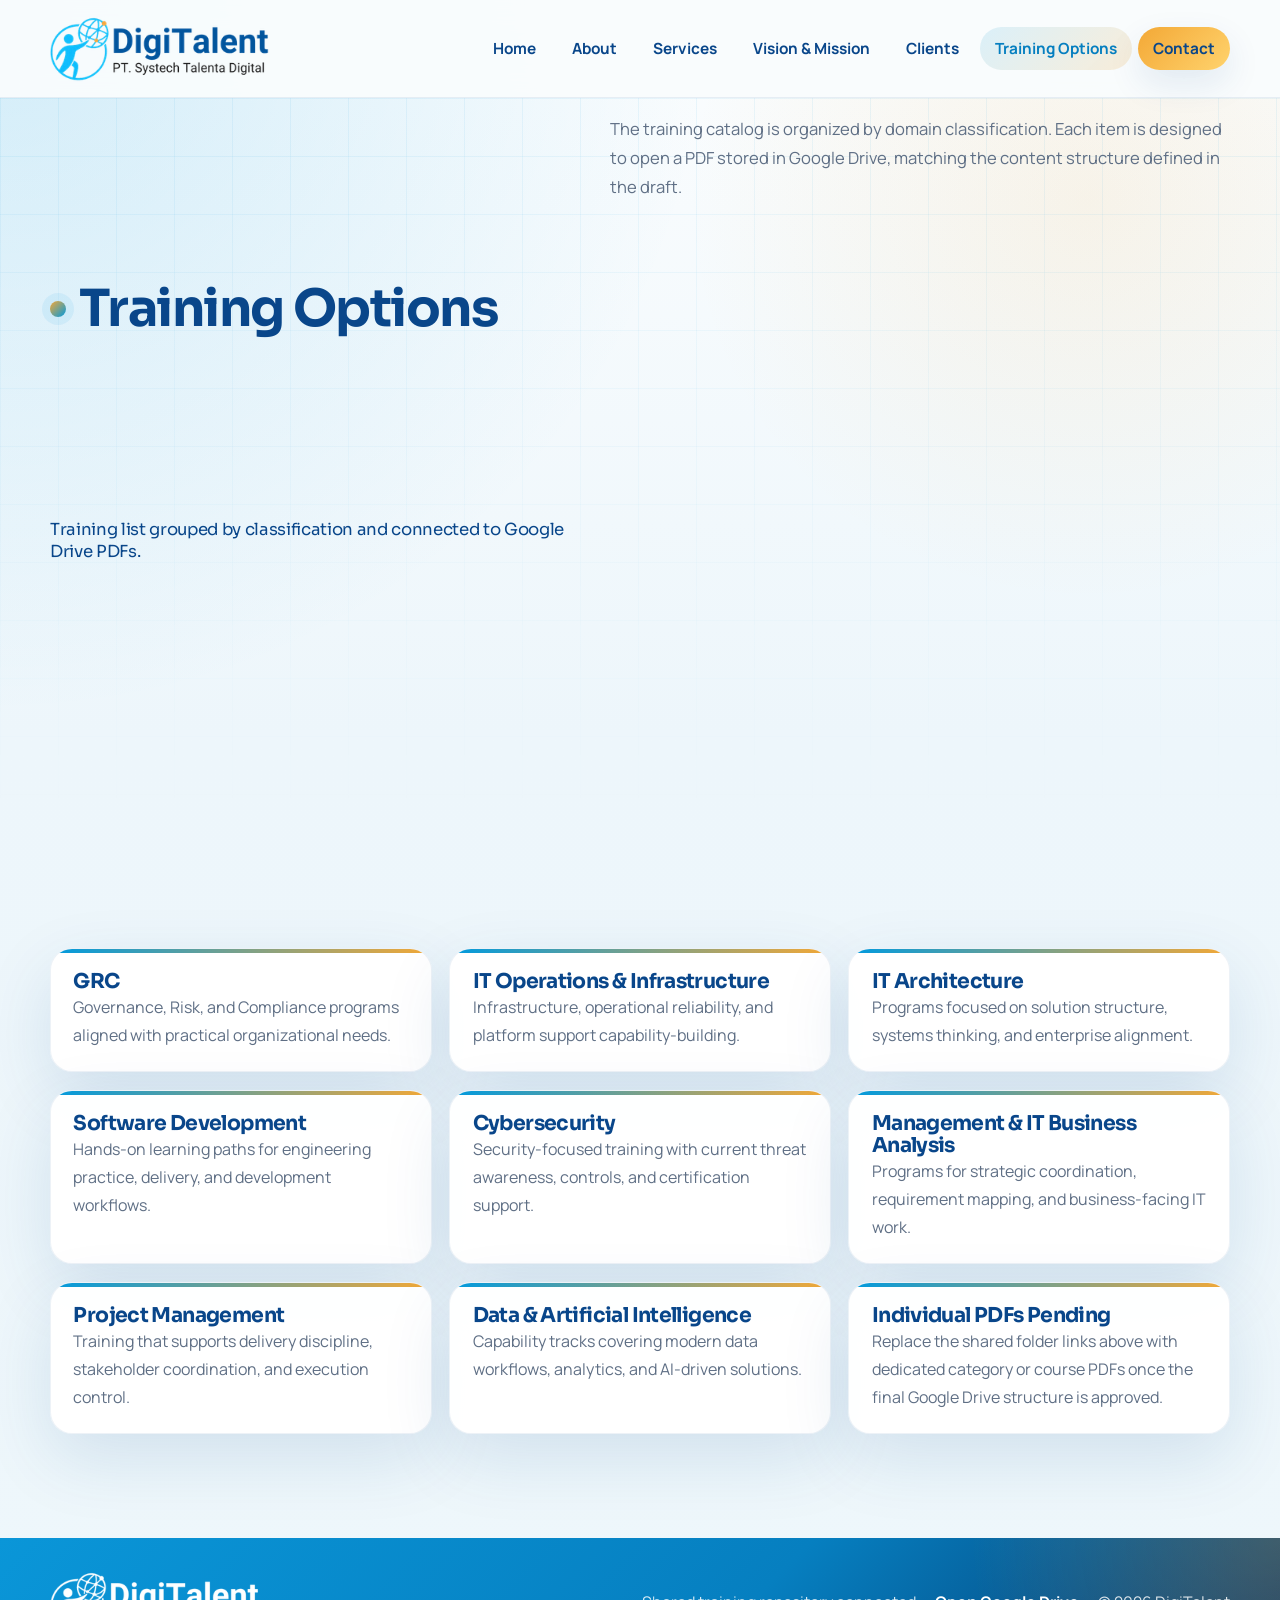
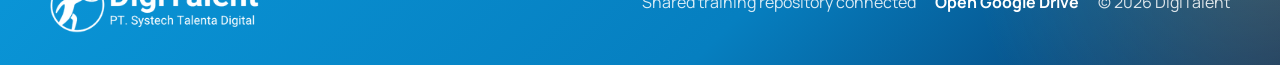
<file: training.html>
<!DOCTYPE html>
<html lang="en">
  <head>
    <meta charset="UTF-8" />
    <meta name="viewport" content="width=device-width, initial-scale=1.0" />
    <title>Training Options | DigiTalent</title>
    <meta
      name="description"
      content="Browse DigiTalent training categories and access the training document repository."
    />
    <link rel="preconnect" href="https://fonts.googleapis.com" />
    <link rel="preconnect" href="https://fonts.gstatic.com" crossorigin />
    <link
      href="https://fonts.googleapis.com/css2?family=Manrope:wght@400;500;700;800&family=Sora:wght@600;700;800&display=swap"
      rel="stylesheet"
    />
    <link rel="stylesheet" href="styles.css" />
  </head>
  <body>
    <div class="site-shell">
      <header class="site-header">
        <div class="container">
          <a class="brand" href="index.html" aria-label="DigiTalent home">
            <img src="Logo/PNG/Horizontal_Background%20Terang.png" alt="DigiTalent logo" />
          </a>
          <button class="menu-toggle" data-menu-toggle aria-expanded="false" aria-controls="site-nav">
            Menu
          </button>
          <nav class="site-nav" id="site-nav" data-site-nav>
            <a href="index.html">Home</a>
            <a href="about.html">About</a>
            <a href="services.html">Services</a>
            <a href="vision.html">Vision &amp; Mission</a>
            <a href="clients.html">Clients</a>
            <a class="active" href="training.html">Training Options</a>
            <a class="nav-cta" href="contact.html">Contact</a>
          </nav>
        </div>
      </header>

      <main>
        <section class="hero">
          <div class="container hero-copy fade-up">
            <div class="page-title">
              <h1>Training Options</h1>
              <p class="hero-lead">Training list grouped by classification and connected to Google Drive PDFs.</p>
            </div>
            <p class="hero-summary">
              The training catalog is organized by domain classification. Each item is designed to open a PDF
              stored in Google Drive, matching the content structure defined in the draft.
            </p>
          </div>
        </section>

        <section class="section">
          <div class="container">
            <div class="training-grid">
              <a
                class="training-card fade-up"
                href="https://drive.google.com/drive/folders/1QLrs_KvowqpXUvLfqBd_DVu378xf2JD0?usp=sharing"
                target="_blank"
                rel="noreferrer"
              >
                <h3>GRC</h3>
                <p>Governance, Risk, and Compliance programs aligned with practical organizational needs.</p>
              </a>
              <a
                class="training-card fade-up delay-1"
                href="https://drive.google.com/drive/folders/1QLrs_KvowqpXUvLfqBd_DVu378xf2JD0?usp=sharing"
                target="_blank"
                rel="noreferrer"
              >
                <h3>IT Operations &amp; Infrastructure</h3>
                <p>Infrastructure, operational reliability, and platform support capability-building.</p>
              </a>
              <a
                class="training-card fade-up delay-2"
                href="https://drive.google.com/drive/folders/1QLrs_KvowqpXUvLfqBd_DVu378xf2JD0?usp=sharing"
                target="_blank"
                rel="noreferrer"
              >
                <h3>IT Architecture</h3>
                <p>Programs focused on solution structure, systems thinking, and enterprise alignment.</p>
              </a>
              <a
                class="training-card fade-up"
                href="https://drive.google.com/drive/folders/1QLrs_KvowqpXUvLfqBd_DVu378xf2JD0?usp=sharing"
                target="_blank"
                rel="noreferrer"
              >
                <h3>Software Development</h3>
                <p>Hands-on learning paths for engineering practice, delivery, and development workflows.</p>
              </a>
              <a
                class="training-card fade-up delay-1"
                href="https://drive.google.com/drive/folders/1QLrs_KvowqpXUvLfqBd_DVu378xf2JD0?usp=sharing"
                target="_blank"
                rel="noreferrer"
              >
                <h3>Cybersecurity</h3>
                <p>Security-focused training with current threat awareness, controls, and certification support.</p>
              </a>
              <a
                class="training-card fade-up delay-2"
                href="https://drive.google.com/drive/folders/1QLrs_KvowqpXUvLfqBd_DVu378xf2JD0?usp=sharing"
                target="_blank"
                rel="noreferrer"
              >
                <h3>Management &amp; IT Business Analysis</h3>
                <p>Programs for strategic coordination, requirement mapping, and business-facing IT work.</p>
              </a>
              <a
                class="training-card fade-up"
                href="https://drive.google.com/drive/folders/1QLrs_KvowqpXUvLfqBd_DVu378xf2JD0?usp=sharing"
                target="_blank"
                rel="noreferrer"
              >
                <h3>Project Management</h3>
                <p>Training that supports delivery discipline, stakeholder coordination, and execution control.</p>
              </a>
              <a
                class="training-card fade-up delay-1"
                href="https://drive.google.com/drive/folders/1QLrs_KvowqpXUvLfqBd_DVu378xf2JD0?usp=sharing"
                target="_blank"
                rel="noreferrer"
              >
                <h3>Data &amp; Artificial Intelligence</h3>
                <p>Capability tracks covering modern data workflows, analytics, and AI-driven solutions.</p>
              </a>
              <article class="training-card fade-up delay-2">
                <h3>Individual PDFs Pending</h3>
                <p>
                  Replace the shared folder links above with dedicated category or course PDFs once the final
                  Google Drive structure is approved.
                </p>
              </article>
            </div>
          </div>
        </section>
      </main>

      <footer class="site-footer">
        <div class="container">
          <img src="Logo/PNG/Horizontal_Background%20Terang.png" alt="DigiTalent logo" />
          <div class="footer-meta">
            <span>Shared training repository connected</span>
            <a
              href="https://drive.google.com/drive/folders/1QLrs_KvowqpXUvLfqBd_DVu378xf2JD0?usp=sharing"
              target="_blank"
              rel="noreferrer"
              >Open Google Drive</a
            >
            <span>&copy; <span data-year></span> DigiTalent</span>
          </div>
        </div>
      </footer>
    </div>
    <script src="script.js"></script>
  </body>
</html>
</file>
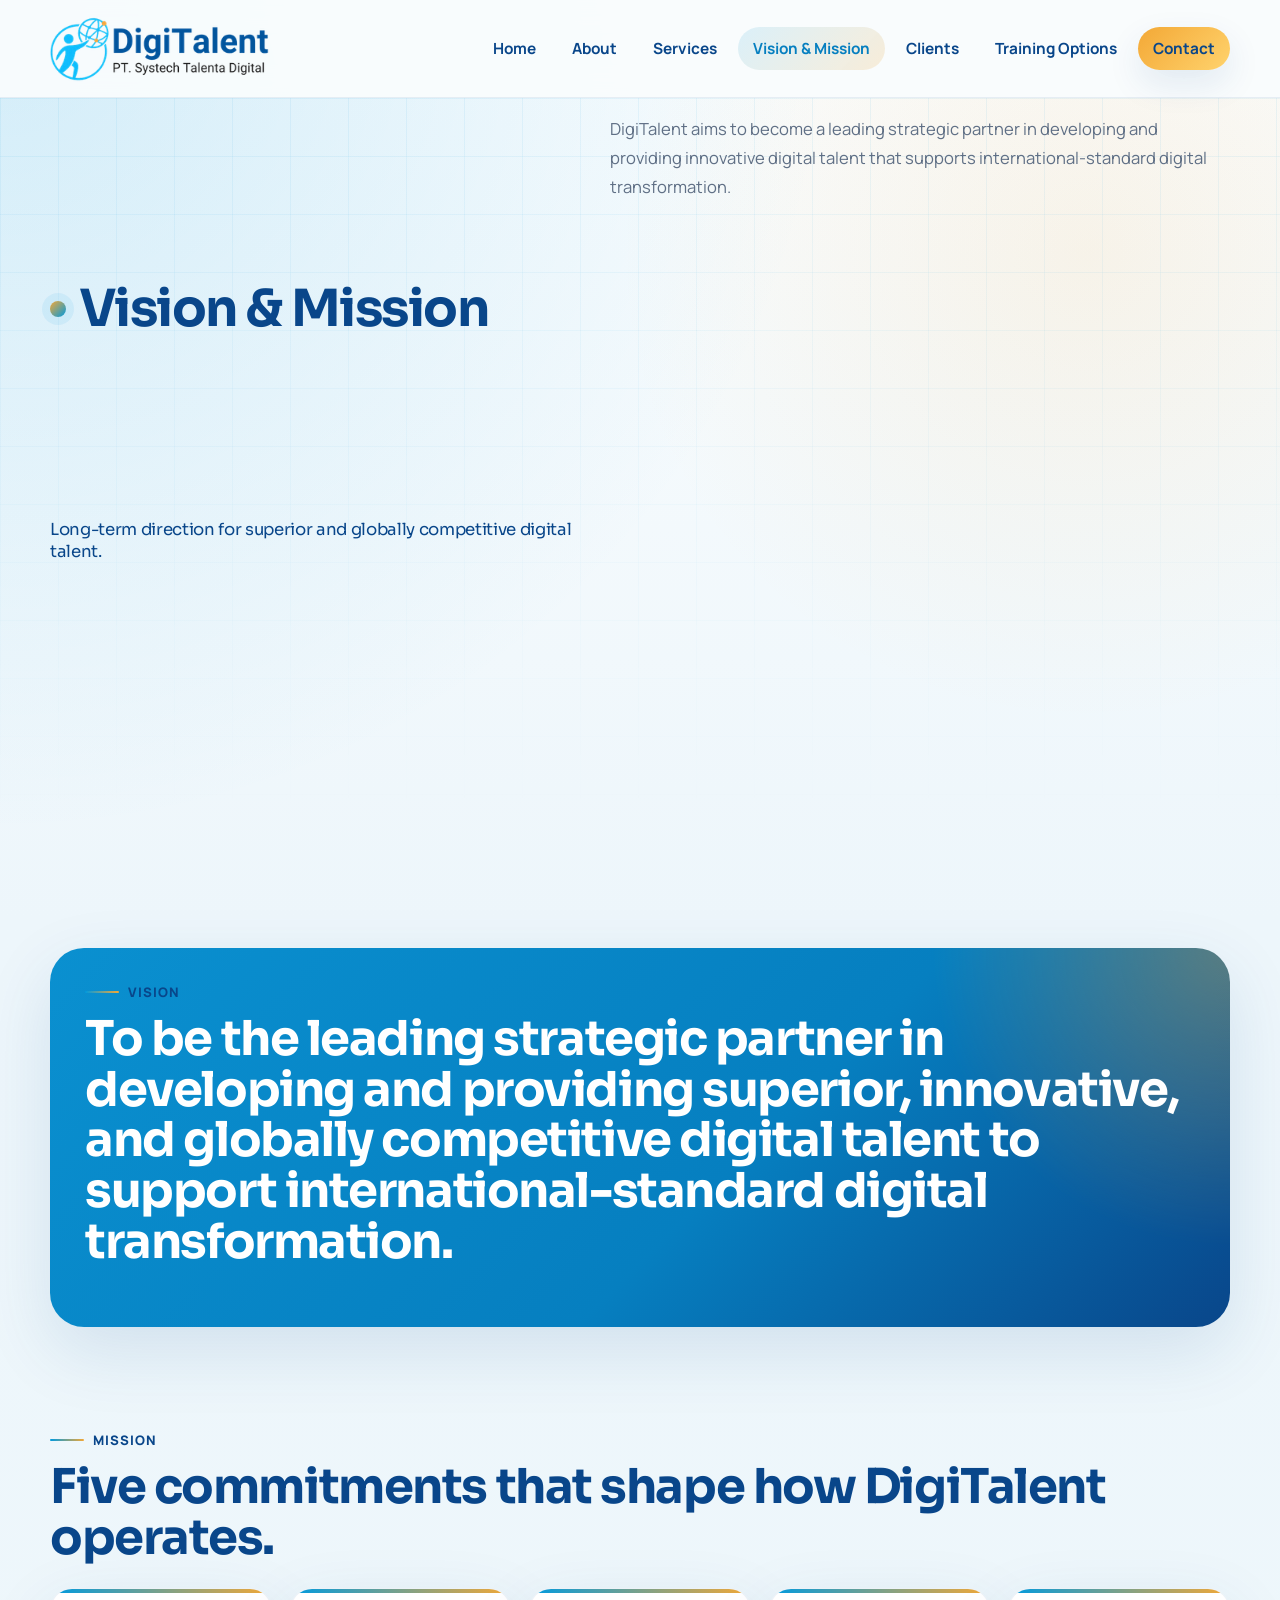
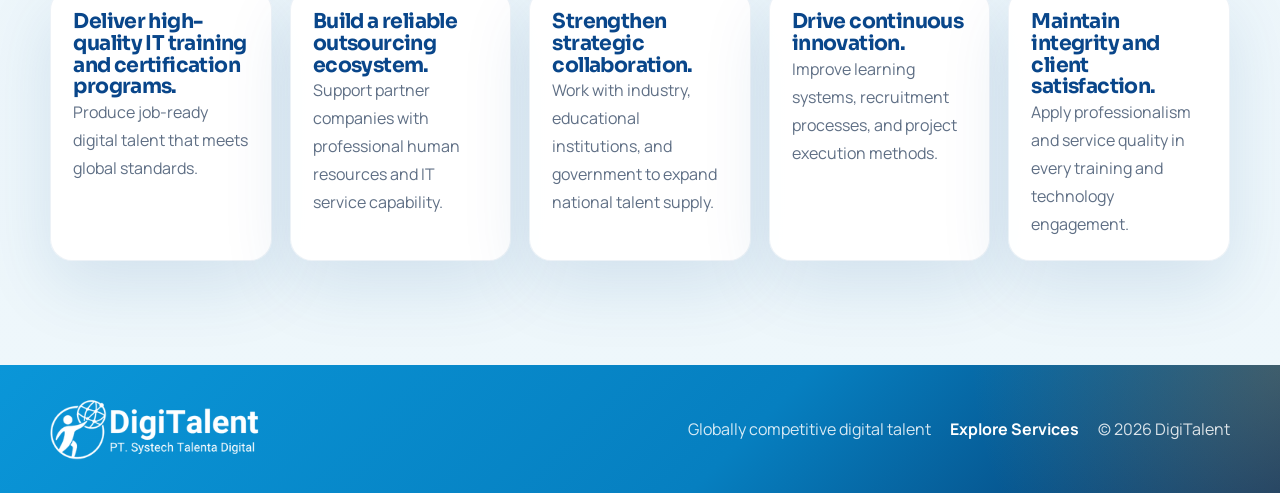
<file: vision.html>
<!DOCTYPE html>
<html lang="en">
  <head>
    <meta charset="UTF-8" />
    <meta name="viewport" content="width=device-width, initial-scale=1.0" />
    <title>Vision &amp; Mission | DigiTalent</title>
    <meta
      name="description"
      content="Read DigiTalent's vision and mission for building globally competitive digital talent."
    />
    <link rel="preconnect" href="https://fonts.googleapis.com" />
    <link rel="preconnect" href="https://fonts.gstatic.com" crossorigin />
    <link
      href="https://fonts.googleapis.com/css2?family=Manrope:wght@400;500;700;800&family=Sora:wght@600;700;800&display=swap"
      rel="stylesheet"
    />
    <link rel="stylesheet" href="styles.css" />
  </head>
  <body>
    <div class="site-shell">
      <header class="site-header">
        <div class="container">
          <a class="brand" href="index.html" aria-label="DigiTalent home">
            <img src="Logo/PNG/Horizontal_Background%20Terang.png" alt="DigiTalent logo" />
          </a>
          <button class="menu-toggle" data-menu-toggle aria-expanded="false" aria-controls="site-nav">
            Menu
          </button>
          <nav class="site-nav" id="site-nav" data-site-nav>
            <a href="index.html">Home</a>
            <a href="about.html">About</a>
            <a href="services.html">Services</a>
            <a class="active" href="vision.html">Vision &amp; Mission</a>
            <a href="clients.html">Clients</a>
            <a href="training.html">Training Options</a>
            <a class="nav-cta" href="contact.html">Contact</a>
          </nav>
        </div>
      </header>

      <main>
        <section class="hero">
          <div class="container hero-copy fade-up">
            <div class="page-title">
              <h1>Vision &amp; Mission</h1>
              <p class="hero-lead">Long-term direction for superior and globally competitive digital talent.</p>
            </div>
            <p class="hero-summary">
              DigiTalent aims to become a leading strategic partner in developing and providing innovative
              digital talent that supports international-standard digital transformation.
            </p>
          </div>
        </section>

        <section class="section">
          <div class="container band fade-up">
            <div class="section-intro">
              <span class="section-label">Vision</span>
              <h2>To be the leading strategic partner in developing and providing superior, innovative, and globally competitive digital talent to support international-standard digital transformation.</h2>
            </div>
          </div>
        </section>

        <section class="section">
          <div class="container">
            <div class="section-intro fade-up">
              <span class="section-label">Mission</span>
              <h2>Five commitments that shape how DigiTalent operates.</h2>
            </div>
            <div class="mission-grid">
              <article class="mission-card fade-up">
                <h3>Deliver high-quality IT training and certification programs.</h3>
                <p>Produce job-ready digital talent that meets global standards.</p>
              </article>
              <article class="mission-card fade-up delay-1">
                <h3>Build a reliable outsourcing ecosystem.</h3>
                <p>Support partner companies with professional human resources and IT service capability.</p>
              </article>
              <article class="mission-card fade-up delay-2">
                <h3>Strengthen strategic collaboration.</h3>
                <p>Work with industry, educational institutions, and government to expand national talent supply.</p>
              </article>
              <article class="mission-card fade-up delay-1">
                <h3>Drive continuous innovation.</h3>
                <p>Improve learning systems, recruitment processes, and project execution methods.</p>
              </article>
              <article class="mission-card fade-up delay-2">
                <h3>Maintain integrity and client satisfaction.</h3>
                <p>Apply professionalism and service quality in every training and technology engagement.</p>
              </article>
            </div>
          </div>
        </section>
      </main>

      <footer class="site-footer">
        <div class="container">
          <img src="Logo/PNG/Horizontal_Background%20Terang.png" alt="DigiTalent logo" />
          <div class="footer-meta">
            <span>Globally competitive digital talent</span>
            <a href="services.html">Explore Services</a>
            <span>&copy; <span data-year></span> DigiTalent</span>
          </div>
        </div>
      </footer>
    </div>
    <script src="script.js"></script>
  </body>
</html>
</file>
<file: styles.css>
:root {
  --sky: #009adf;
  --sun: #f3a836;
  --navy: #09468a;
  --ink: #0f2340;
  --muted: #5f6f85;
  --sky-deep: #067fc0;
  --sky-soft: #dff5ff;
  --sky-mist: #f4fbff;
  --sun-soft: #fff2d7;
  --sun-deep: #e29b1f;
  --navy-deep: #07376b;
  --line: rgba(9, 70, 138, 0.12);
  --line-soft: rgba(9, 70, 138, 0.08);
  --panel: #ffffff;
  --panel-soft: #f8fbfd;
  --panel-muted: #f3f7fa;
  --panel-warm: #fff8eb;
  --bg: #edf6fb;
  --shadow-lg: 0 24px 70px rgba(9, 70, 138, 0.12);
  --shadow-md: 0 14px 34px rgba(9, 70, 138, 0.1);
  --radius-xl: 28px;
  --radius-lg: 22px;
  --radius-md: 16px;
  --content-width: 1180px;
  --header-height: 82px;
}

* {
  box-sizing: border-box;
}

html {
  scroll-behavior: smooth;
}

body {
  margin: 0;
  font-family: "Manrope", "Segoe UI", sans-serif;
  color: var(--ink);
  background:
    radial-gradient(circle at top left, rgba(0, 154, 223, 0.16), transparent 34%),
    radial-gradient(circle at 85% 12%, rgba(243, 168, 54, 0.1), transparent 22%),
    linear-gradient(180deg, #fbfdfe 0%, var(--bg) 44%, #eef7fb 100%);
}

img {
  max-width: 100%;
  display: block;
}

a {
  color: inherit;
  text-decoration: none;
}

button,
input,
select,
textarea {
  font: inherit;
}

.site-shell {
  min-height: 100vh;
  display: flex;
  flex-direction: column;
}

.container {
  width: min(var(--content-width), calc(100% - 2rem));
  margin: 0 auto;
}

.site-header {
  position: sticky;
  top: 0;
  z-index: 20;
  backdrop-filter: blur(14px);
  background: rgba(249, 252, 253, 0.94);
  border-bottom: 1px solid rgba(9, 70, 138, 0.08);
}

.site-header .container,
.site-footer .container {
  display: flex;
  align-items: center;
  justify-content: space-between;
  gap: 1rem;
}

.site-header .container {
  min-height: var(--header-height);
}

.brand {
  display: inline-flex;
  align-items: center;
  gap: 0.75rem;
}

.brand img {
  width: 220px;
  height: auto;
}

.menu-toggle {
  display: none;
  border: 0;
  background: linear-gradient(135deg, var(--sky), var(--sky-deep));
  color: #fff;
  border-radius: 999px;
  padding: 0.65rem 1rem;
  font-weight: 800;
  box-shadow: var(--shadow-md);
}

.site-nav {
  display: flex;
  align-items: center;
  gap: 0.35rem;
  flex-wrap: wrap;
}

.site-nav a {
  padding: 0.7rem 0.95rem;
  border-radius: 999px;
  color: var(--navy);
  font-weight: 700;
  font-size: 0.96rem;
  transition: background 180ms ease, color 180ms ease, transform 180ms ease;
}

.site-nav a:hover,
.site-nav a.active {
  background: linear-gradient(135deg, rgba(0, 154, 223, 0.12), rgba(243, 168, 54, 0.18));
  color: var(--sky-deep);
}

.nav-cta {
  background: linear-gradient(135deg, var(--sun), #ffd36d);
  color: var(--navy);
  box-shadow: var(--shadow-md);
}

.nav-cta:hover,
.nav-cta.active {
  background: linear-gradient(135deg, var(--sun-deep), #ffc94d);
  color: var(--navy);
}

main {
  flex: 1;
}

.hero {
  position: relative;
  overflow: hidden;
  min-height: calc(100vh - var(--header-height));
  min-height: calc(100svh - var(--header-height));
  padding: 0;
  display: flex;
  align-items: stretch;
}

.hero::before {
  content: "";
  position: absolute;
  inset: 0;
  background-image:
    linear-gradient(rgba(0, 154, 223, 0.1) 1px, transparent 1px),
    linear-gradient(90deg, rgba(0, 154, 223, 0.1) 1px, transparent 1px);
  background-size: 58px 58px;
  mask-image: linear-gradient(180deg, rgba(0, 0, 0, 0.65), transparent 88%);
  pointer-events: none;
}

.hero-grid,
.split-layout {
  display: grid;
  grid-template-columns: 1.2fr 0.8fr;
  gap: 2rem;
  align-items: center;
}

.eyebrow {
  display: inline-flex;
  align-items: center;
  gap: 0.55rem;
  background: rgba(255, 255, 255, 0.78);
  border: 1px solid rgba(0, 154, 223, 0.12);
  color: var(--navy);
  border-radius: 999px;
  padding: 0.4rem 0.75rem;
  font-size: 0.84rem;
  font-weight: 800;
  letter-spacing: 0.04em;
  text-transform: uppercase;
}

.eyebrow::before {
  content: "";
  width: 10px;
  height: 10px;
  border-radius: 50%;
  background: linear-gradient(135deg, var(--sun), var(--sky));
}

h1,
h2,
h3,
.display {
  margin: 0;
  font-family: "Sora", "Avenir Next", sans-serif;
  line-height: 1.06;
  letter-spacing: -0.03em;
  color: var(--navy);
}

h1,
.display {
  font-size: clamp(2.7rem, 5vw, 5rem);
}

h2 {
  font-size: clamp(1.9rem, 4vw, 3rem);
}

h3 {
  font-size: 1.28rem;
}

p {
  margin: 0;
  line-height: 1.75;
  color: var(--muted);
}

.hero-copy p,
.section-intro p {
  max-width: 62ch;
  font-size: 1.04rem;
}

.hero-copy {
  display: grid;
  gap: 1.2rem;
}

.page-title {
  display: grid;
  gap: 0.9rem;
  max-width: 760px;
}

.page-title h1 {
  display: inline-flex;
  align-items: center;
  gap: 0.8rem;
  font-size: clamp(2.5rem, 4vw, 4rem);
}

.page-title h1::before {
  content: "";
  width: 16px;
  height: 16px;
  border-radius: 50%;
  flex: 0 0 16px;
  background: linear-gradient(135deg, var(--sun), var(--sky));
  box-shadow: 0 0 0 8px rgba(0, 154, 223, 0.08);
}

.hero-lead {
  font-family: "Sora", "Avenir Next", sans-serif;
  font-size: clamp(1.28rem, 2.3vw, 2rem);
  line-height: 1.3;
  letter-spacing: -0.02em;
  color: var(--navy);
  max-width: 26ch;
}

.hero-summary {
  max-width: 66ch;
}

.section-label {
  display: inline-flex;
  align-items: center;
  gap: 0.55rem;
  color: var(--navy);
  font-size: 0.82rem;
  font-weight: 800;
  letter-spacing: 0.08em;
  text-transform: uppercase;
}

.section-label::before {
  content: "";
  width: 34px;
  height: 2px;
  border-radius: 999px;
  background: linear-gradient(90deg, var(--sky), var(--sun));
}

.hero-actions,
.button-row {
  display: flex;
  gap: 0.9rem;
  flex-wrap: wrap;
  margin-top: 0.4rem;
}

.button {
  display: inline-flex;
  align-items: center;
  justify-content: center;
  gap: 0.55rem;
  min-height: 50px;
  padding: 0.9rem 1.25rem;
  border-radius: 999px;
  font-weight: 800;
  transition: transform 180ms ease, box-shadow 180ms ease, background 180ms ease;
}

.button:hover {
  transform: translateY(-2px);
}

.button-primary {
  background: var(--sky);
  color: #fff;
  box-shadow: var(--shadow-md);
}

.button-secondary {
  background: #fff;
  color: var(--navy);
  border: 1px solid rgba(9, 70, 138, 0.12);
  box-shadow: 0 10px 24px rgba(9, 70, 138, 0.06);
}

.button-accent {
  background: linear-gradient(135deg, var(--sun), #ffd36d);
  color: var(--navy);
  box-shadow: var(--shadow-md);
}

.hero-card,
.surface,
.metric-card,
.value-card,
.feature-card,
.timeline-card,
.faq-item,
.contact-card,
.training-card,
.client-card,
.gallery-card,
.mission-card {
  background: rgba(255, 255, 255, 0.96);
  border: 1px solid rgba(9, 70, 138, 0.07);
  box-shadow: var(--shadow-lg);
}

.hero-card {
  position: relative;
  border-radius: var(--radius-xl);
  padding: 2rem;
  overflow: hidden;
}

.hero-card::after {
  content: "";
  position: absolute;
  inset: auto -8% -25% auto;
  width: 220px;
  height: 220px;
  border-radius: 50%;
  background: radial-gradient(circle, rgba(243, 168, 54, 0.34), transparent 65%);
}

.hero-card img {
  width: min(330px, 100%);
  margin-inline: auto;
}

.hero-card .mini-panel {
  margin-top: 1.1rem;
  padding: 1rem;
  border-radius: var(--radius-md);
  background: linear-gradient(180deg, rgba(243, 168, 54, 0.14), rgba(0, 154, 223, 0.06));
}

.hero-slider,
.media-slot,
.photo-slot {
  position: relative;
  overflow: hidden;
  border-radius: var(--radius-lg);
  border: 1px solid rgba(9, 70, 138, 0.08);
  background:
    radial-gradient(circle at top right, rgba(243, 168, 54, 0.16), transparent 24%),
    radial-gradient(circle at bottom left, rgba(0, 154, 223, 0.14), transparent 30%),
    linear-gradient(180deg, rgba(255, 255, 255, 0.99), rgba(247, 251, 253, 0.99));
  box-shadow: var(--shadow-lg);
}

.hero-slider {
  min-height: 420px;
  padding: 1rem;
}

.hero .container {
  display: flex;
  width: min(var(--content-width), calc(100% - 2rem));
  min-height: calc(100vh - var(--header-height));
  min-height: calc(100svh - var(--header-height));
  padding-block: 1rem;
}

.hero-slider-full {
  width: 100%;
  min-height: 100%;
  padding: 0;
  border: 0;
  border-radius: 0;
  background: #0a5f96;
  box-shadow: none;
}

.hero-slider-full::before {
  display: none;
}

.media-slot {
  min-height: 320px;
  padding: 1.5rem;
}

.photo-slot {
  min-height: 250px;
  padding: 1.3rem;
}

.hero-slider::before,
.media-slot::before,
.photo-slot::before {
  content: "";
  position: absolute;
  inset: 0;
  background-image:
    linear-gradient(rgba(0, 154, 223, 0.08) 1px, transparent 1px),
    linear-gradient(90deg, rgba(0, 154, 223, 0.08) 1px, transparent 1px);
  background-size: 42px 42px;
  mask-image: linear-gradient(180deg, rgba(0, 0, 0, 0.7), transparent 85%);
  pointer-events: none;
}

.hero-slider-viewport,
.hero-slider-track,
.hero-slide {
  height: 100%;
}

.hero-slider-viewport {
  position: relative;
  z-index: 1;
  overflow: hidden;
  border-radius: calc(var(--radius-lg) - 8px);
  border: 1px solid rgba(255, 255, 255, 0.4);
  background: rgba(0, 154, 223, 0.08);
}

.hero-slider-track {
  position: relative;
  min-height: 340px;
}

.hero-slider-full .hero-slider-viewport {
  height: 100%;
  border: 0;
  border-radius: 0;
  background: #0a5f96;
}

.hero-slider-full .hero-slider-track {
  min-height: 100%;
}

.hero-slide {
  position: absolute;
  inset: 0;
  opacity: 0;
  visibility: hidden;
  transform: translateX(3%);
  transition: opacity 420ms ease, transform 420ms ease, visibility 420ms ease;
}

.hero-slide.is-active {
  opacity: 1;
  visibility: visible;
  transform: translateX(0);
}

.hero-slide img {
  width: 100%;
  height: 100%;
  object-fit: cover;
}

.hero-slide::after {
  content: "";
  position: absolute;
  inset: 0;
  background:
    linear-gradient(180deg, rgba(0, 154, 223, 0.08) 0%, rgba(0, 154, 223, 0.18) 54%, rgba(9, 70, 138, 0.54) 100%),
    linear-gradient(115deg, rgba(15, 35, 64, 0.08), rgba(15, 35, 64, 0.34));
  pointer-events: none;
}

.hero-slider-full .hero-slide::after {
  background:
    linear-gradient(180deg, rgba(0, 154, 223, 0.04) 0%, rgba(0, 154, 223, 0.12) 48%, rgba(9, 70, 138, 0.42) 100%),
    linear-gradient(115deg, rgba(7, 55, 107, 0.08), rgba(7, 55, 107, 0.28));
}

.hero-slide-overlay {
  position: absolute;
  inset: auto 1rem 1rem 1rem;
  z-index: 1;
  display: grid;
  gap: 0.8rem;
}

.hero-slide-copy {
  max-width: 36ch;
  padding: 1rem 1.05rem;
  border-radius: var(--radius-md);
  background: linear-gradient(135deg, rgba(9, 70, 138, 0.56), rgba(0, 154, 223, 0.28));
  border: 1px solid rgba(255, 211, 109, 0.24);
  backdrop-filter: blur(12px);
}

.hero-slide-copy strong {
  display: block;
  margin-bottom: 0.35rem;
  font-family: "Sora", sans-serif;
  font-size: 1.15rem;
  line-height: 1.3;
  color: #fff;
}

.hero-slide-copy p {
  color: rgba(255, 255, 255, 0.82);
  font-size: 0.95rem;
  line-height: 1.6;
}

.hero-slider-controls {
  position: relative;
  z-index: 1;
  display: flex;
  align-items: center;
  justify-content: space-between;
  gap: 1rem;
  padding: 1rem 0.25rem 0;
}

.hero-slider-full .hero-slider-controls {
  position: absolute;
  inset: 0;
  padding: 0;
  pointer-events: none;
}

.slider-arrow {
  width: 46px;
  height: 46px;
  display: inline-flex;
  align-items: center;
  justify-content: center;
  border: 0;
  border-radius: 999px;
  background: linear-gradient(135deg, var(--sky), var(--sky-deep));
  color: #fff;
  box-shadow: var(--shadow-md);
  cursor: pointer;
  transition: transform 180ms ease, opacity 180ms ease, background 180ms ease;
}

.hero-slider-full .slider-arrow,
.hero-slider-full .slider-dot {
  pointer-events: auto;
}

.hero-slider-full .slider-arrow {
  position: absolute;
  top: 50%;
  transform: translateY(-50%);
  width: 54px;
  height: 54px;
  background: rgba(0, 154, 223, 0.34);
  border: 1px solid rgba(255, 255, 255, 0.22);
  backdrop-filter: blur(12px);
}

.hero-slider-full [data-slider-prev] {
  left: 1.25rem;
}

.hero-slider-full [data-slider-next] {
  right: 1.25rem;
}

.hero-slider-full .slider-arrow:hover {
  transform: translateY(calc(-50% - 2px));
}

.slider-arrow:hover {
  transform: translateY(-2px);
}

.slider-arrow:focus-visible,
.slider-dot:focus-visible {
  outline: 3px solid rgba(0, 154, 223, 0.32);
  outline-offset: 3px;
}

.slider-arrow:disabled {
  opacity: 0.45;
  cursor: default;
}

.hero-slider-dots {
  display: flex;
  align-items: center;
  justify-content: center;
  gap: 0.6rem;
  flex: 1;
}

.hero-slider-full .hero-slider-dots {
  position: absolute;
  left: 50%;
  bottom: 1.4rem;
  transform: translateX(-50%);
  flex: none;
  padding: 0.7rem 0.95rem;
  border-radius: 999px;
  background: rgba(0, 154, 223, 0.28);
  border: 1px solid rgba(255, 255, 255, 0.16);
  backdrop-filter: blur(10px);
}

.slider-dot {
  width: 12px;
  height: 12px;
  border: 0;
  border-radius: 999px;
  padding: 0;
  background: rgba(0, 154, 223, 0.24);
  cursor: pointer;
  transition: transform 180ms ease, background 180ms ease;
}

.slider-dot.is-active {
  transform: scale(1.18);
  background: linear-gradient(135deg, var(--sun), var(--sky));
}

.hero-slider-full .slider-dot {
  background: rgba(255, 255, 255, 0.38);
}

.hero-slider-full .slider-dot.is-active {
  background: #fff;
}

.hero-slider.is-static .hero-slider-controls {
  display: none;
}

.slot-frame {
  position: relative;
  z-index: 1;
  min-height: 100%;
  border-radius: calc(var(--radius-lg) - 8px);
  border: 1px dashed rgba(0, 154, 223, 0.24);
  display: grid;
  align-content: space-between;
  gap: 1.4rem;
  padding: 1.15rem;
}

.sr-only {
  position: absolute;
  width: 1px;
  height: 1px;
  padding: 0;
  margin: -1px;
  overflow: hidden;
  clip: rect(0, 0, 0, 0);
  white-space: nowrap;
  border: 0;
}

.slot-copy {
  max-width: 34ch;
  display: grid;
  gap: 0.55rem;
}

.slot-copy strong {
  font-family: "Sora", sans-serif;
  font-size: 1.4rem;
  line-height: 1.2;
  color: var(--navy);
}

.slot-copy p {
  font-size: 0.96rem;
}

.slot-grid {
  display: grid;
  grid-template-columns: repeat(2, minmax(0, 1fr));
  gap: 0.75rem;
}

.slot-chip {
  min-height: 92px;
  padding: 0.9rem;
  border-radius: 16px;
  background: rgba(255, 255, 255, 0.92);
  border: 1px solid rgba(9, 70, 138, 0.08);
  display: grid;
  align-content: space-between;
  gap: 0.5rem;
}

.slot-chip strong {
  color: var(--navy);
  font-size: 0.95rem;
}

.slot-chip span {
  color: var(--muted);
  font-size: 0.82rem;
  line-height: 1.5;
}

.slot-gallery {
  display: grid;
  grid-template-columns: repeat(3, 1fr);
  gap: 0.75rem;
}

.slot-gallery .tile {
  aspect-ratio: 4 / 3;
  border-radius: 16px;
  background:
    radial-gradient(circle at top right, rgba(243, 168, 54, 0.3), transparent 34%),
    linear-gradient(135deg, rgba(0, 154, 223, 0.12), rgba(255, 255, 255, 0.76));
  border: 1px dashed rgba(9, 70, 138, 0.12);
  display: grid;
  place-items: center;
  text-align: center;
  color: var(--navy);
  font-weight: 800;
  font-size: 0.9rem;
  padding: 0.75rem;
}

.stat-grid,
.card-grid,
.service-grid,
.client-grid,
.gallery-grid,
.faq-grid,
.training-grid,
.contact-grid,
.mission-grid {
  display: grid;
  gap: 1.1rem;
}

.stat-grid {
  grid-template-columns: repeat(4, 1fr);
  margin-top: 1.4rem;
}

.card-grid {
  grid-template-columns: repeat(5, 1fr);
}

.service-grid,
.client-grid,
.gallery-grid,
.contact-grid {
  grid-template-columns: repeat(2, 1fr);
}

.mission-grid {
  grid-template-columns: repeat(5, 1fr);
}

.training-grid {
  grid-template-columns: repeat(3, 1fr);
}

.faq-grid {
  grid-template-columns: repeat(3, 1fr);
}

.section {
  padding: 2rem 0 4.5rem;
}

.section-tight {
  padding-top: 1.1rem;
}

.section-intro {
  display: grid;
  gap: 0.8rem;
  margin-bottom: 1.5rem;
}

.surface,
.value-card,
.feature-card,
.timeline-card,
.faq-item,
.contact-card,
.training-card,
.client-card,
.gallery-card,
.mission-card,
.metric-card {
  border-radius: var(--radius-lg);
  padding: 1.4rem;
}

.section-frame,
.intro-panel,
.stats-panel {
  position: relative;
  border-radius: 32px;
}

.intro-panel {
  padding: clamp(1.4rem, 2vw, 2rem);
  background:
    linear-gradient(180deg, rgba(255, 255, 255, 0.99), rgba(248, 251, 253, 0.99)),
    radial-gradient(circle at top right, rgba(243, 168, 54, 0.16), transparent 26%);
  border: 1px solid rgba(9, 70, 138, 0.08);
  box-shadow: var(--shadow-lg);
  margin-top: -2.4rem;
}

.intro-layout {
  display: grid;
  grid-template-columns: minmax(0, 0.95fr) minmax(0, 1.05fr);
  gap: 1.5rem;
  align-items: start;
}

.intro-copy {
  margin-bottom: 0;
}

.intro-copy h2 {
  max-width: 12ch;
  font-size: clamp(2rem, 4vw, 3.45rem);
}

.intro-lead {
  max-width: 34ch;
  color: var(--ink);
  font-size: 1.08rem;
  line-height: 1.8;
}

.intro-detail {
  display: grid;
  gap: 1rem;
  align-content: center;
  padding: 1.15rem 1.2rem;
  border-radius: 24px;
  background: linear-gradient(180deg, rgba(249, 251, 252, 0.94), rgba(255, 248, 235, 0.76));
  border: 1px solid rgba(243, 168, 54, 0.16);
}

.intro-pill-list {
  display: flex;
  flex-wrap: wrap;
  gap: 0.75rem;
  margin-top: 0.35rem;
}

.intro-pill {
  display: inline-flex;
  align-items: center;
  min-height: 38px;
  padding: 0.55rem 0.9rem;
  border-radius: 999px;
  background: linear-gradient(135deg, rgba(243, 168, 54, 0.22), rgba(255, 243, 210, 0.9));
  border: 1px solid rgba(243, 168, 54, 0.2);
  color: var(--navy);
  font-size: 0.86rem;
  font-weight: 800;
  letter-spacing: 0.02em;
}

.values-frame {
  padding: clamp(1.2rem, 2vw, 1.8rem);
  background: linear-gradient(180deg, rgba(246, 249, 251, 0.92), rgba(255, 255, 255, 0.5));
}

.values-layout {
  display: grid;
  grid-template-columns: minmax(0, 0.9fr) minmax(0, 1.1fr);
  gap: 1.4rem;
  align-items: start;
}

.values-intro {
  position: sticky;
  top: calc(var(--header-height) + 1.25rem);
  margin-bottom: 0;
  padding: 1.6rem;
  border-radius: 26px;
  background: linear-gradient(180deg, rgba(255, 248, 235, 0.76), rgba(255, 255, 255, 0.97));
  border: 1px solid rgba(243, 168, 54, 0.14);
}

.values-grid {
  display: grid;
  grid-template-columns: repeat(2, minmax(0, 1fr));
  gap: 1rem;
}

.values-grid .value-card:last-child:nth-child(odd) {
  grid-column: 1 / -1;
}

.metric-card {
  min-height: 190px;
  display: grid;
  align-content: start;
  gap: 0.55rem;
  padding: 1.5rem;
  background: linear-gradient(180deg, rgba(255, 255, 255, 0.99), rgba(246, 249, 251, 0.99));
  border: 1px solid rgba(9, 70, 138, 0.08);
  box-shadow: 0 18px 38px rgba(9, 70, 138, 0.08);
}

.metric-card strong {
  display: block;
  font-family: "Sora", sans-serif;
  font-size: clamp(2rem, 4vw, 3rem);
  color: var(--sky);
}

.metric-card span,
.meta-label {
  color: var(--navy);
  font-weight: 800;
  text-transform: uppercase;
  letter-spacing: 0.04em;
  font-size: 0.75rem;
}

.value-card,
.feature-card,
.training-card,
.mission-card,
.contact-card,
.client-card,
.gallery-card {
  position: relative;
  overflow: hidden;
}

.value-card::before,
.feature-card::before,
.training-card::before,
.client-card::before,
.gallery-card::before,
.mission-card::before {
  content: "";
  position: absolute;
  inset: 0 auto auto 0;
  width: 100%;
  height: 4px;
  background: linear-gradient(90deg, var(--sky), var(--sun));
}

.pill-list,
.detail-list,
.link-list {
  display: flex;
  flex-wrap: wrap;
  gap: 0.6rem;
  margin-top: 1rem;
}

.pill,
.detail-chip {
  display: inline-flex;
  align-items: center;
  min-height: 34px;
  padding: 0.45rem 0.75rem;
  border-radius: 999px;
  background: var(--panel-muted);
  border: 1px solid rgba(9, 70, 138, 0.08);
  color: var(--navy);
  font-size: 0.88rem;
  font-weight: 700;
}

.feature-card.alt {
  background: linear-gradient(180deg, rgba(255, 244, 217, 0.96), rgba(250, 252, 253, 0.98));
}

.band {
  background:
    radial-gradient(circle at top right, rgba(243, 168, 54, 0.34), transparent 24%),
    linear-gradient(135deg, #0a90d0, var(--sky-deep) 58%, var(--navy) 100%);
  color: #fff;
  border-radius: 34px;
  padding: 2.2rem;
  box-shadow: var(--shadow-lg);
}

.band h2,
.band h3,
.band p,
.band .meta-label,
.band li,
.band strong {
  color: #fff;
}

.band .table-row {
  background: linear-gradient(135deg, rgba(255, 255, 255, 0.14), rgba(255, 225, 154, 0.12));
  border-color: rgba(255, 214, 122, 0.22);
}

.band-grid {
  display: grid;
  grid-template-columns: 1fr 1fr;
  gap: 1.5rem;
}

.stats-panel {
  padding: clamp(1.5rem, 2vw, 2.1rem);
  background:
    radial-gradient(circle at top left, rgba(243, 168, 54, 0.3), transparent 22%),
    linear-gradient(135deg, #0aa5e8, var(--sky-deep) 56%, var(--navy) 100%);
  color: #fff;
  box-shadow: var(--shadow-lg);
}

.stats-panel .stats-intro {
  margin-bottom: 1.5rem;
}

.stats-panel .section-label,
.stats-panel .section-intro h2,
.stats-panel .section-intro p,
.stats-panel .metric-card span,
.stats-panel .metric-card p {
  color: #fff;
}

.stats-panel .section-label::before {
  background: linear-gradient(90deg, rgba(255, 255, 255, 0.82), rgba(255, 255, 255, 0.35));
}

.stats-panel .metric-card {
  background: linear-gradient(180deg, rgba(255, 255, 255, 0.16), rgba(255, 223, 145, 0.12));
  border: 1px solid rgba(255, 214, 122, 0.24);
  box-shadow: none;
}

.stats-panel .metric-card strong {
  color: #ffe6a6;
}

.decision-layout {
  align-items: start;
}

.decision-copy {
  display: grid;
  gap: 1rem;
  align-content: start;
}

.decision-copy p {
  max-width: 34ch;
  color: rgba(255, 255, 255, 0.86);
}

.decision-list {
  display: grid;
  gap: 0.9rem;
}

.decision-row {
  grid-template-columns: minmax(0, 0.8fr) minmax(0, 1.2fr);
  padding: 1.1rem 1.15rem;
}

.timeline-card {
  background: linear-gradient(180deg, rgba(255, 244, 217, 0.72), rgba(255, 255, 255, 0.98));
}

.timeline-card strong {
  color: var(--navy);
}

.table-like {
  display: grid;
  gap: 0.8rem;
  margin-top: 1rem;
}

.table-row {
  display: grid;
  grid-template-columns: 0.8fr 1.2fr;
  gap: 1rem;
  align-items: start;
  padding: 1rem;
  border-radius: var(--radius-md);
  border: 1px solid rgba(9, 70, 138, 0.08);
  background: rgba(255, 255, 255, 0.92);
}

.placeholder-art {
  min-height: 210px;
  border-radius: var(--radius-md);
  border: 1px dashed rgba(243, 168, 54, 0.24);
  background:
    linear-gradient(135deg, rgba(255, 245, 221, 0.96), rgba(240, 248, 252, 0.96)),
    linear-gradient(180deg, rgba(255, 255, 255, 0.88), rgba(255, 255, 255, 0.98));
  display: grid;
  place-items: center;
  text-align: center;
  padding: 1.2rem;
}

.placeholder-art strong {
  display: block;
  font-family: "Sora", sans-serif;
  font-size: 1.35rem;
  color: var(--navy);
}

.gallery-strip {
  display: grid;
  grid-template-columns: repeat(3, 1fr);
  gap: 0.8rem;
  margin-top: 1rem;
}

.gallery-tile {
  aspect-ratio: 4 / 3;
  border-radius: 14px;
  background:
    radial-gradient(circle at top right, rgba(243, 168, 54, 0.36), transparent 36%),
    linear-gradient(135deg, rgba(0, 154, 223, 0.12), rgba(255, 255, 255, 0.88));
  border: 1px dashed rgba(243, 168, 54, 0.22);
  display: grid;
  place-items: center;
  color: var(--navy);
  font-weight: 800;
  text-align: center;
  padding: 0.6rem;
}

.contact-layout {
  display: grid;
  grid-template-columns: 0.9fr 1.1fr;
  gap: 1.2rem;
}

.contact-list {
  display: grid;
  gap: 0.8rem;
  margin-top: 1rem;
}

.contact-item {
  padding: 0.9rem 1rem;
  border-radius: var(--radius-md);
  background: var(--panel-soft);
  border: 1px solid rgba(9, 70, 138, 0.08);
}

.contact-item strong {
  display: block;
  color: var(--navy);
  margin-bottom: 0.25rem;
}

form {
  display: grid;
  gap: 0.9rem;
}

.field-grid {
  display: grid;
  grid-template-columns: repeat(2, 1fr);
  gap: 0.9rem;
}

label {
  display: grid;
  gap: 0.45rem;
  font-weight: 700;
  color: var(--navy);
}

input,
select,
textarea {
  width: 100%;
  border-radius: 14px;
  border: 1px solid rgba(9, 70, 138, 0.12);
  background: #fff;
  padding: 0.95rem 1rem;
  color: var(--ink);
}

textarea {
  min-height: 160px;
  resize: vertical;
}

.form-note {
  font-size: 0.92rem;
}

.site-footer {
  margin-top: 2rem;
  padding: 1.1rem 0;
  background:
    radial-gradient(circle at top right, rgba(243, 168, 54, 0.24), transparent 24%),
    linear-gradient(135deg, #0a96d8, var(--sky-deep) 58%, var(--navy-deep));
  color: rgba(255, 255, 255, 0.84);
}

.site-footer .container {
  min-height: 90px;
}

.site-footer img {
  width: 210px;
  filter: brightness(0) invert(1);
}

.footer-meta {
  display: flex;
  flex-wrap: wrap;
  justify-content: flex-end;
  gap: 0.9rem 1.2rem;
  text-align: right;
}

.footer-meta a {
  color: #fff;
  font-weight: 700;
}

.fade-up {
  animation: fadeUp 700ms ease both;
}

.fade-up.delay-1 {
  animation-delay: 120ms;
}

.fade-up.delay-2 {
  animation-delay: 240ms;
}

.fade-up.delay-3 {
  animation-delay: 360ms;
}

@keyframes fadeUp {
  from {
    opacity: 0;
    transform: translateY(18px);
  }

  to {
    opacity: 1;
    transform: translateY(0);
  }
}

@media (max-width: 1080px) {
  .card-grid,
  .values-grid {
    grid-template-columns: repeat(2, 1fr);
  }

  .stat-grid,
  .mission-grid,
  .training-grid,
  .faq-grid {
    grid-template-columns: repeat(2, 1fr);
  }

  .intro-layout,
  .values-layout {
    grid-template-columns: 1fr;
  }

  .values-intro {
    position: static;
  }
}

@media (max-width: 860px) {
  .menu-toggle {
    display: inline-flex;
  }

  .site-header .container,
  .site-footer .container,
  .hero-grid,
  .split-layout,
  .service-grid,
  .client-grid,
  .gallery-grid,
  .contact-layout,
  .band-grid {
    grid-template-columns: 1fr;
  }

  .site-header .container,
  .site-footer .container {
    flex-wrap: wrap;
  }

  .site-nav {
    width: 100%;
    display: none;
    padding-bottom: 1rem;
  }

  .site-nav.open {
    display: flex;
  }

  .site-nav a {
    width: 100%;
  }

  .field-grid,
  .card-grid,
  .values-grid,
  .stat-grid,
  .mission-grid,
  .training-grid,
  .faq-grid,
  .gallery-strip,
  .slot-gallery,
  .slot-grid {
    grid-template-columns: 1fr;
  }

  .page-title h1 {
    font-size: clamp(2.2rem, 8vw, 3rem);
  }

  .hero-slider {
    min-height: 360px;
    padding: 0.8rem;
  }

  .hero .container {
    width: 100%;
    min-height: calc(100vh - var(--header-height));
    min-height: calc(100svh - var(--header-height));
    padding: 0;
  }

  .hero-slider-full {
    min-height: 100%;
  }

  .hero-slider-track {
    min-height: 300px;
  }

  .hero-slider-full .hero-slider-track {
    min-height: 100%;
  }

  .hero-slide-overlay {
    inset: auto 0.8rem 0.8rem 0.8rem;
  }

  .hero-slide-copy {
    max-width: none;
  }

  .hero-slider-controls {
    gap: 0.75rem;
  }

  .hero-slider-full .slider-arrow {
    width: 46px;
    height: 46px;
  }

  .hero-slider-full [data-slider-prev] {
    left: 0.8rem;
  }

  .hero-slider-full [data-slider-next] {
    right: 0.8rem;
  }

  .hero-slider-full .hero-slider-dots {
    bottom: 0.9rem;
    padding: 0.6rem 0.8rem;
  }

  .section {
    padding: 1.6rem 0 3.4rem;
  }

  .section-tight {
    padding-top: 0.8rem;
  }

  .intro-panel {
    margin-top: -1.2rem;
    border-radius: 24px;
  }

  .intro-layout,
  .values-layout {
    gap: 1rem;
  }

  .intro-copy h2 {
    max-width: none;
    font-size: clamp(1.85rem, 7vw, 2.6rem);
  }

  .intro-detail,
  .values-intro,
  .stats-panel,
  .band {
    border-radius: 22px;
  }

  .metric-card {
    min-height: auto;
  }

  .decision-row,
  .table-row {
    grid-template-columns: 1fr;
  }

  .footer-meta {
    justify-content: flex-start;
    text-align: left;
  }
}

@media (prefers-reduced-motion: reduce) {
  html {
    scroll-behavior: auto;
  }

  .fade-up,
  .fade-up.delay-1,
  .fade-up.delay-2,
  .fade-up.delay-3 {
    animation: none;
  }

  .hero-slide {
    transition: none;
  }

  .button:hover {
    transform: none;
  }

  .slider-arrow:hover {
    transform: none;
  }
}
</file>
